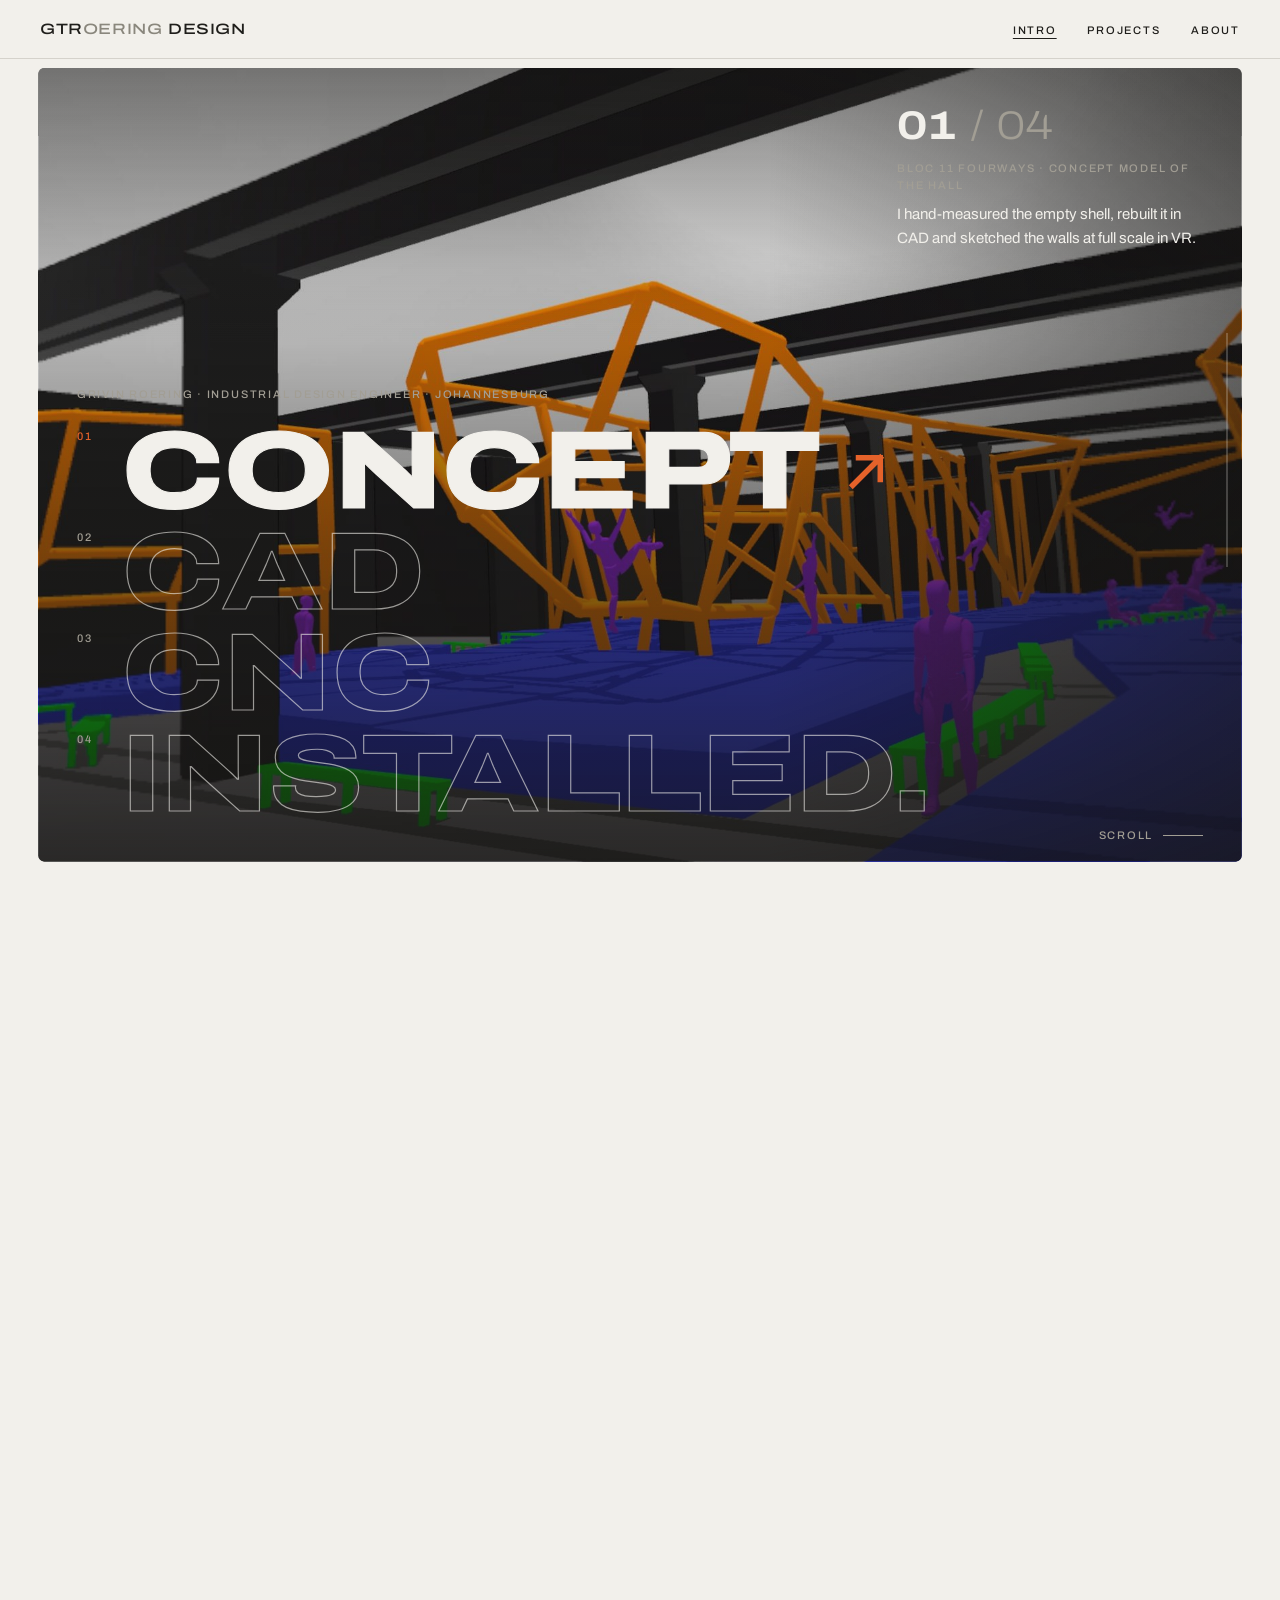
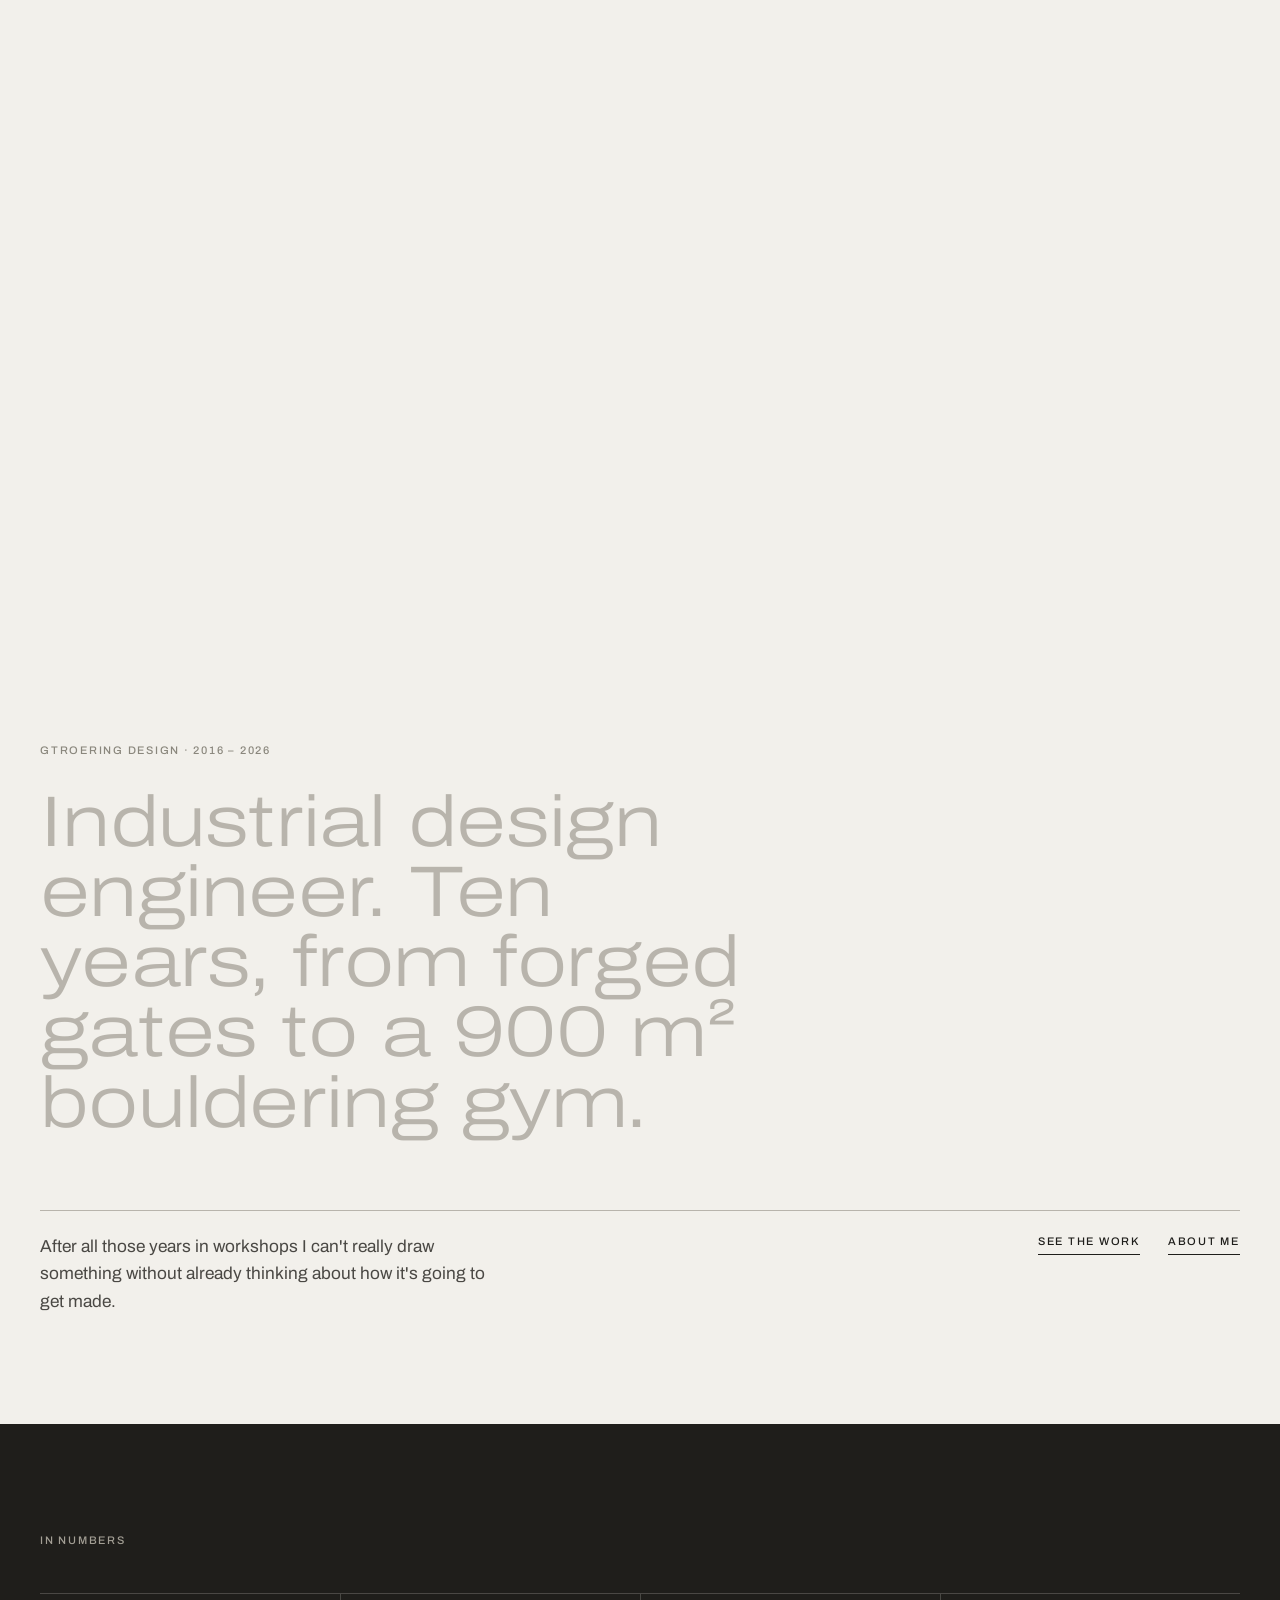
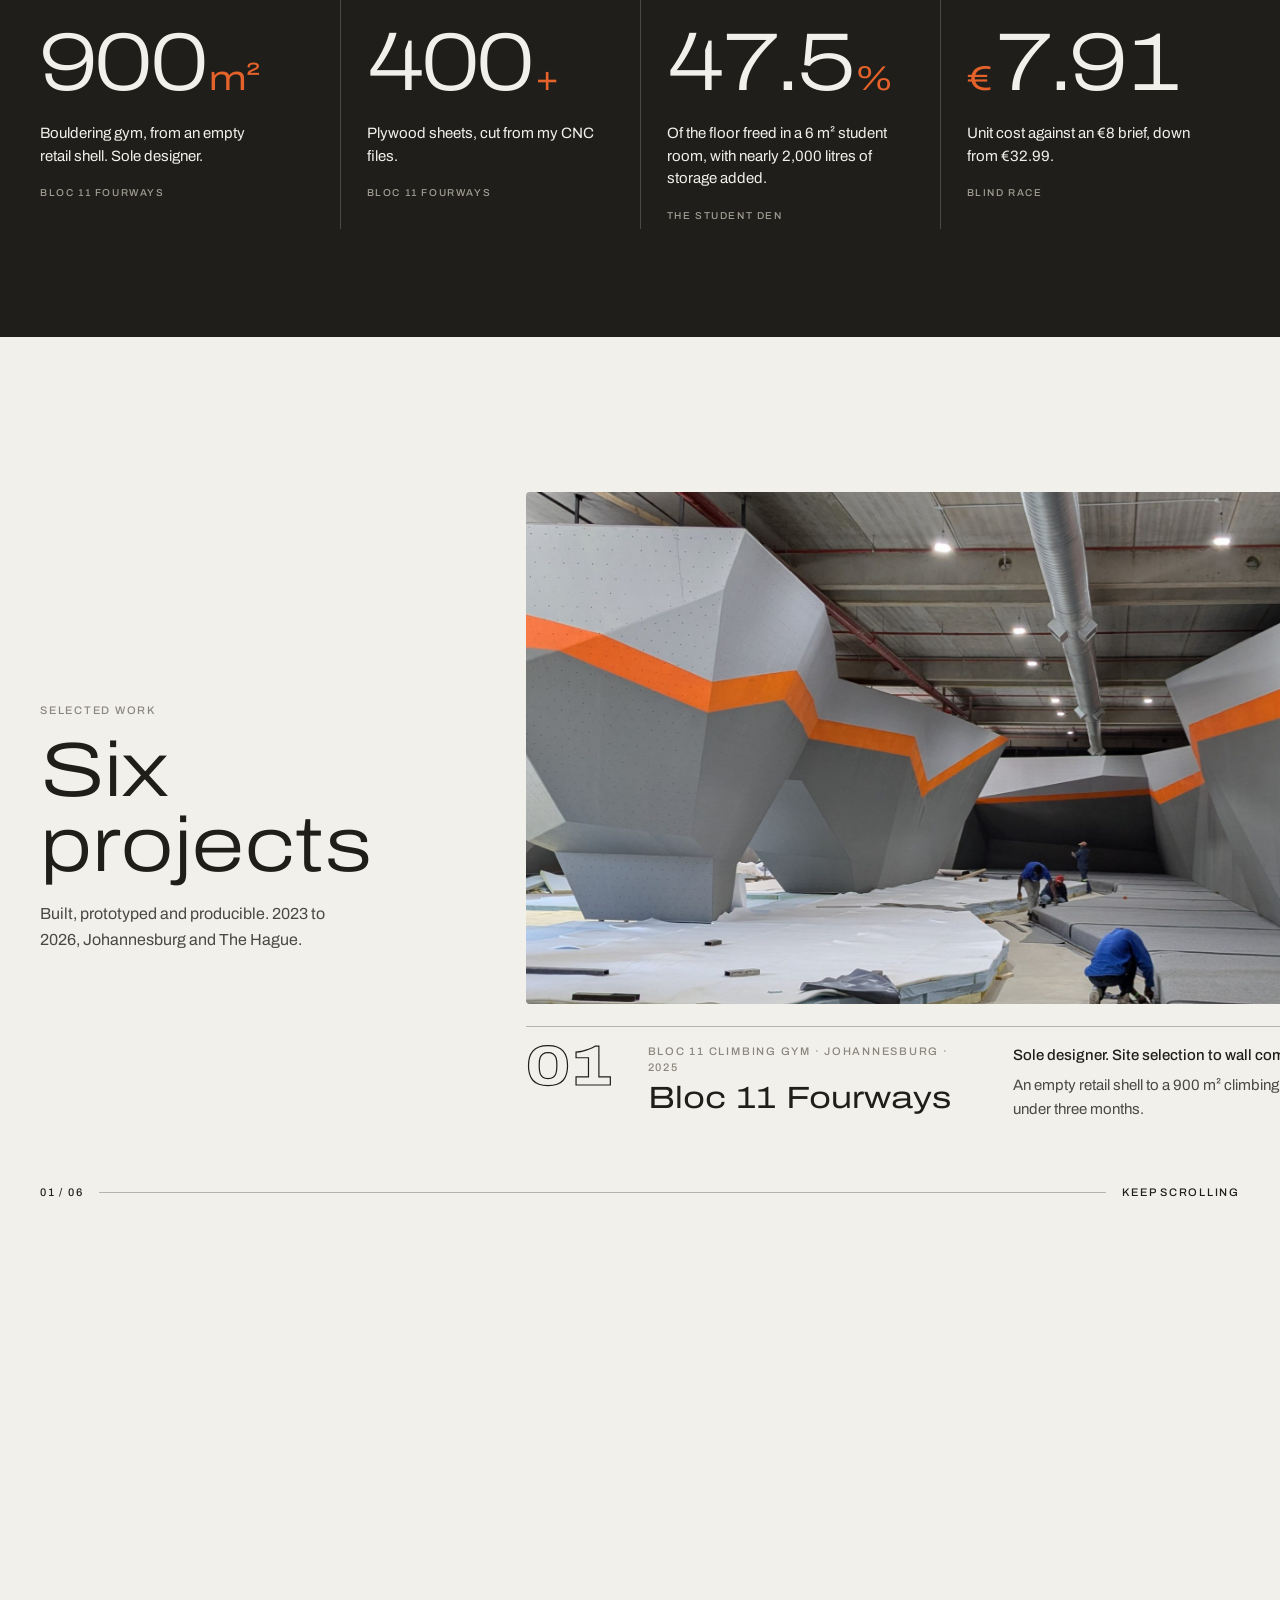
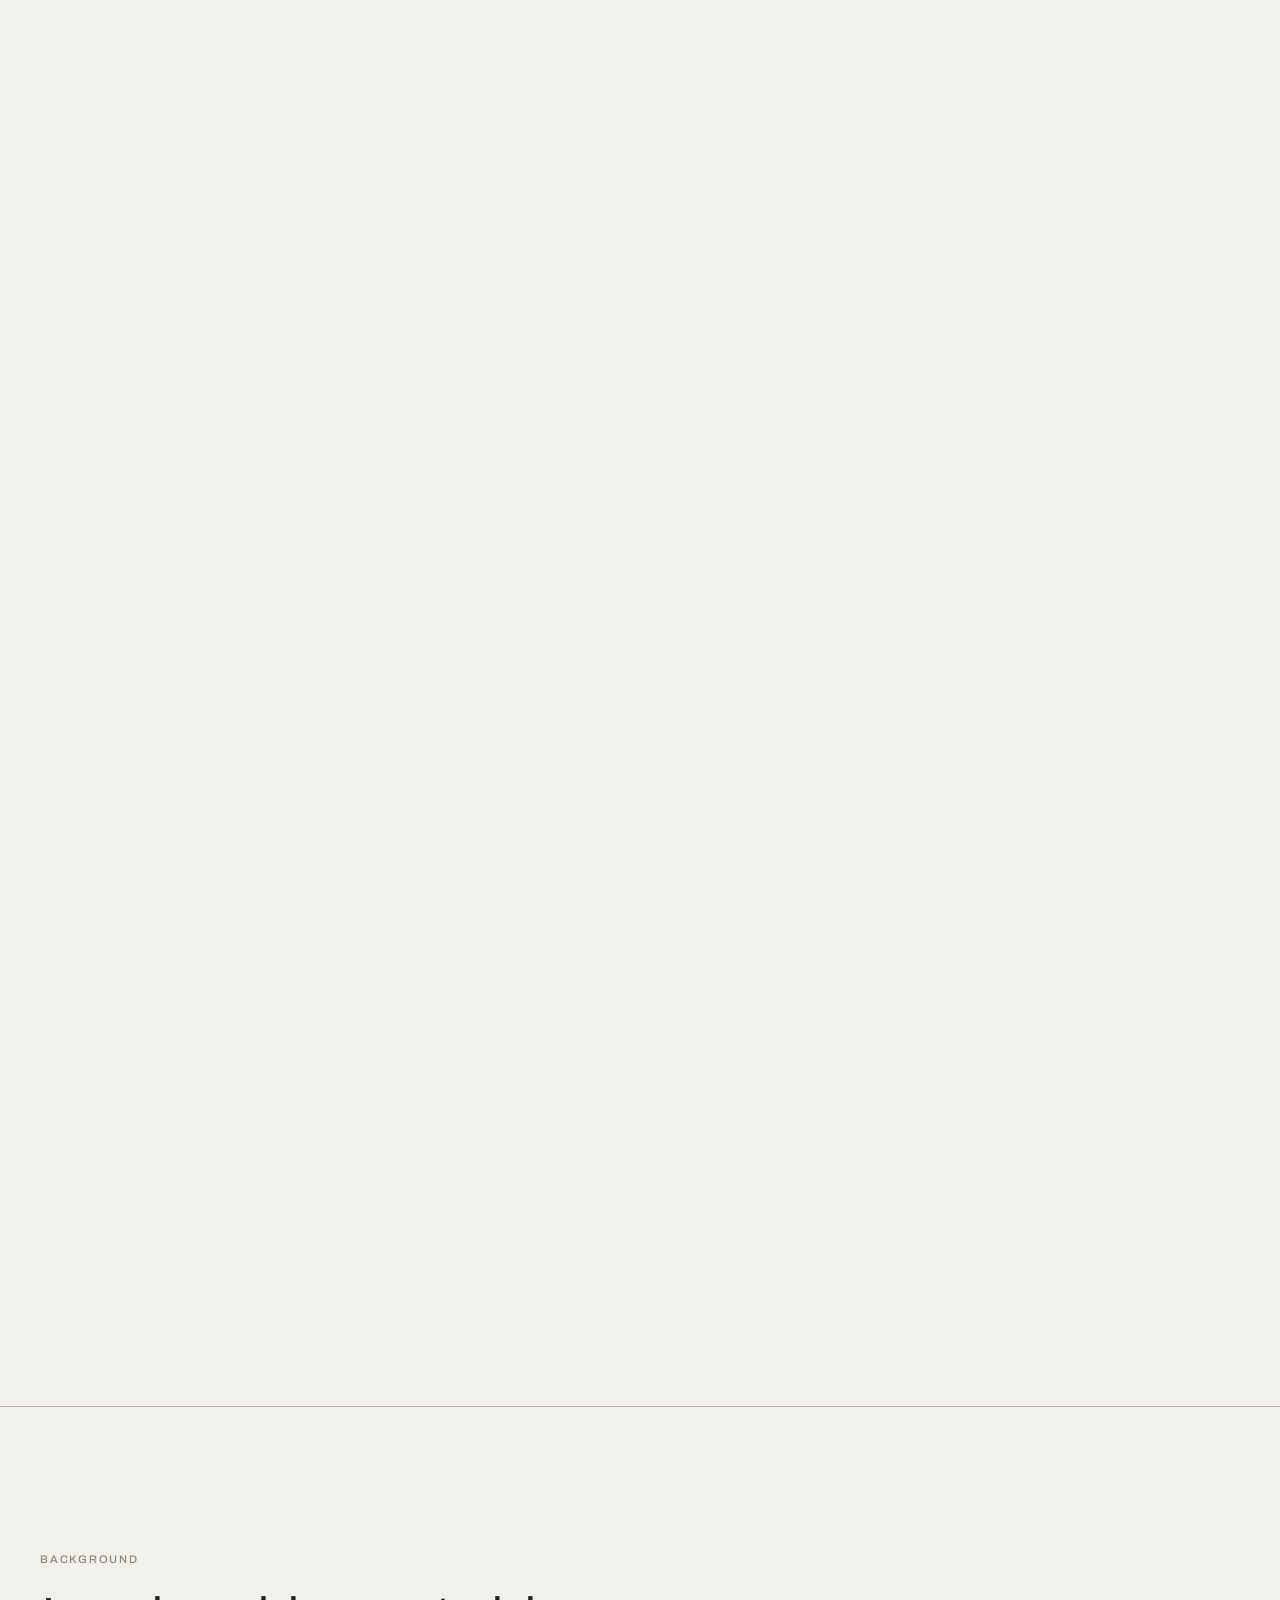
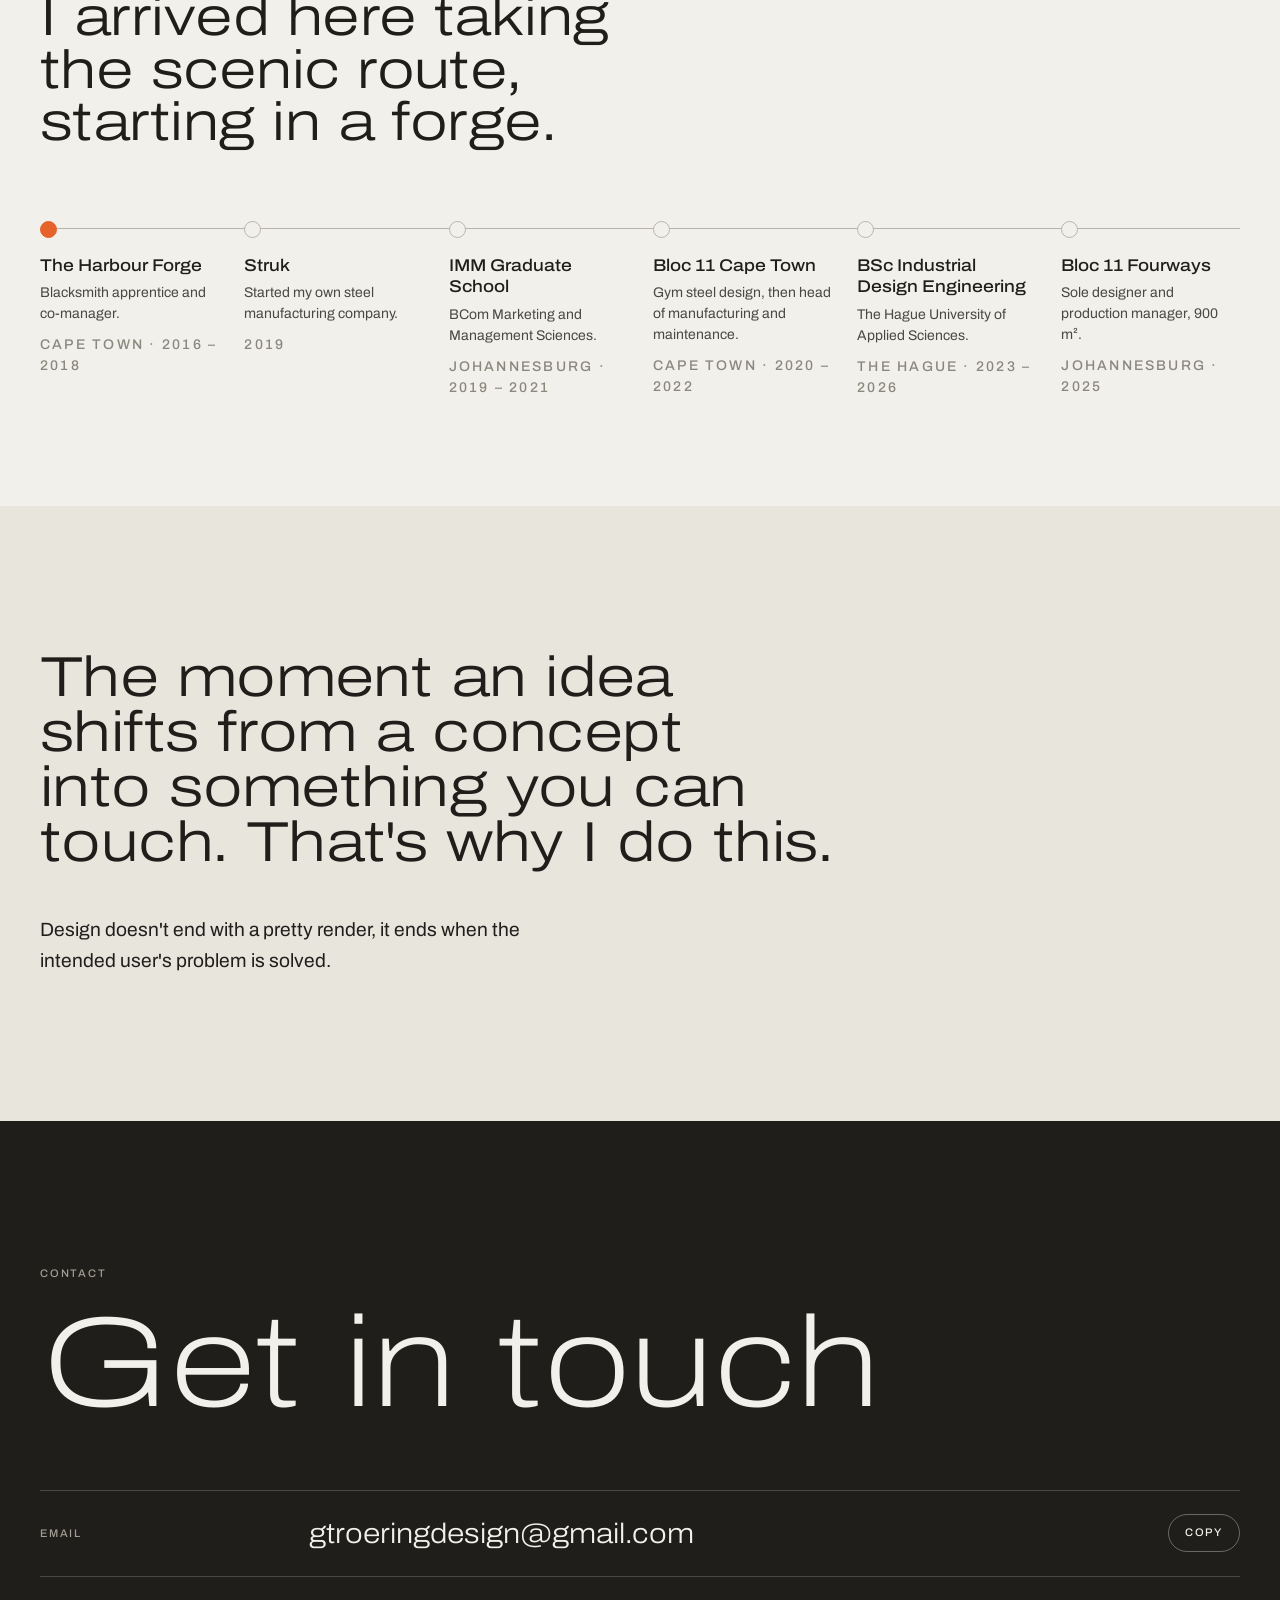
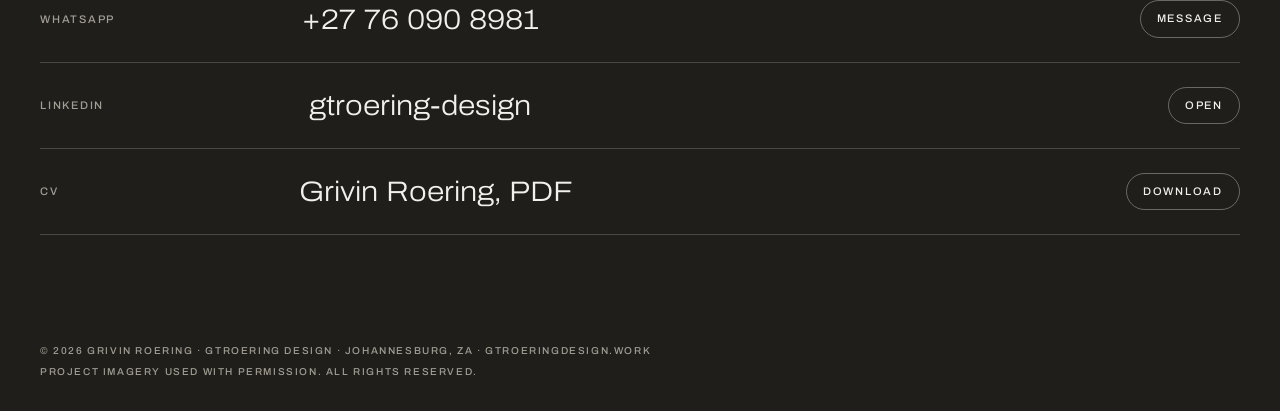
<file: index.html>
<!doctype html>
<html lang="en">
<head>
<meta charset="utf-8">
<meta name="robots" content="noindex, nofollow">
<meta name="viewport" content="width=device-width, initial-scale=1, viewport-fit=cover">
<title>GTRoering Design</title>
<meta name="description" content="Grivin Roering, industrial design engineer in Johannesburg. Concept to CAD to CNC to installed.">
<meta property="og:type" content="website">
<meta property="og:site_name" content="GTRoering Design">
<meta property="og:title" content="GTRoering Design">
<meta property="og:description" content="Grivin Roering, industrial design engineer in Johannesburg. Concept to CAD to CNC to installed.">
<meta property="og:url" content="https://gtroeringdesign.work/">
<meta property="og:image" content="https://gtroeringdesign.work/og-image.jpg">
<meta property="og:image:width" content="1200">
<meta property="og:image:height" content="630">
<meta name="twitter:card" content="summary_large_image">
<link rel="icon" href="favicon.ico" sizes="any">
<link rel="icon" type="image/png" href="favicon.png">
<link rel="apple-touch-icon" href="apple-touch-icon.png">
<link rel="preconnect" href="https://fonts.googleapis.com">
<link rel="preconnect" href="https://fonts.gstatic.com" crossorigin>
<link rel="stylesheet" href="https://fonts.googleapis.com/css2?family=Archivo:wdth,wght@62..125,100..900&display=swap">
<link rel="stylesheet" href="site.css?v=12">
<style>
  :root { padding-top: env(safe-area-inset-top, 0px); padding-bottom: env(safe-area-inset-bottom, 0px); }
  [hidden] { display: none !important; }
</style>
</head>
<body>
<nav class="nav wrap" aria-label="Main">
  <a class="mark" href="#top">GTR<span>oering</span> Design</a>
  <ul>
    <li><a href="./" aria-current="page">Intro</a></li>
    <li><a href="projects.html">Projects</a></li>
    <li><a href="about.html">About</a></li>
  </ul>
</nav>

<main id="top" class="no-js">
  <!-- 1. Process sequence. Four steps, told through the Bloc 11 Fourways build. -->
  <section class="hero" id="process" aria-label="How I work">
    <div class="hero-stage">
      <div class="hero-frame">
        <img class="hero-img on" src="img/intro-01-concept.jpg" alt="Concept model of the Bloc 11 Fourways hall: orange wall structures over blue matting, with figures for scale" width="2560" height="1440" fetchpriority="high">
        <img class="hero-img" src="img/intro-02-cad.jpg" alt="CAD model of the Bloc 11 Fourways hall with the wall structures and red plywood spines in place" width="2352" height="1007">
        <img class="hero-img" src="img/intro-03-cnc.jpg" alt="CNC router cutting plywood wall parts from a full sheet" width="2452" height="1181">
        <img class="hero-img" src="img/intro-04-installed.jpg" alt="Plywood bouldering walls going up inside the Bloc 11 Fourways shell" width="2560" height="1440">
      </div>

      <div class="hero-detail" aria-live="polite">
        <p class="count"><b id="stepNum">01</b><span> / 04</span></p>
        <p class="label" id="stepCap">Bloc 11 Fourways · Concept model of the hall</p>
        <p class="desc" id="stepDesc">I hand-measured the empty shell, rebuilt it in CAD and sketched the walls at full scale in VR.</p>
      </div>
      <div class="rail" aria-hidden="true"><b id="rail"></b></div>

      <div class="hero-content">
        <p class="label">Grivin Roering · Industrial design engineer · Johannesburg</p>
        <h1 class="sr-only">Concept, CAD, CNC, installed.</h1>
          <ol class="steps" aria-hidden="true">
            <li class="on" aria-hidden="true"><i>01</i>Concept<span class="arrow"><svg viewBox="0 0 24 24" focusable="false"><path d="M6 18 18 6M8.5 6H18v9.5"/></svg></span></li>
            <li aria-hidden="true"><i>02</i>CAD<span class="arrow"><svg viewBox="0 0 24 24" focusable="false"><path d="M6 18 18 6M8.5 6H18v9.5"/></svg></span></li>
            <li aria-hidden="true"><i>03</i>CNC<span class="arrow"><svg viewBox="0 0 24 24" focusable="false"><path d="M6 18 18 6M8.5 6H18v9.5"/></svg></span></li>
            <li aria-hidden="true"><i>04</i>Installed.</li>
          </ol>
      </div>
      <p class="hint label" id="hint">Scroll</p>
    </div>
  </section>

  <!-- 2. Statement -->
  <section class="statement wrap" aria-label="Introduction">
    <p class="label" style="margin-bottom:28px">GTRoering Design · 2016 – 2026</p>
    <h2 class="display fill" id="fill">Industrial design engineer. Ten years, from forged gates to a <em class="hot" style="font-style:normal">900&nbsp;m²</em> bouldering gym.</h2>
    <div class="statement-foot rise">
      <p>After all those years in workshops I can't really draw something without already thinking about how it's going to get made.</p>
      <div class="links">
        <a href="#work">See the work</a>
        <a href="about.html">About me</a>
      </div>
    </div>
  </section>

  <!-- 3. Figures. Facts about the designs, not the projects. -->
  <section class="figures wrap" aria-label="In numbers">
    <p class="label">In numbers</p>
    <div class="fig-grid">
      <div class="fig rise">
        <div class="fig-num"><span data-to="900" data-dec="0">900</span><small>m²</small></div>
        <p>Bouldering gym, from an empty retail shell. Sole designer.</p>
        <p class="label">Bloc 11 Fourways</p>
      </div>
      <div class="fig rise">
        <div class="fig-num"><span data-to="400" data-dec="0">400</span><small>+</small></div>
        <p>Plywood sheets, cut from my CNC files.</p>
        <p class="label">Bloc 11 Fourways</p>
      </div>
      <div class="fig rise">
        <div class="fig-num"><span data-to="47.5" data-dec="1">47.5</span><small>%</small></div>
        <p>Of the floor freed in a 6 m² student room, with nearly 2,000 litres of storage added.</p>
        <p class="label">The Student Den</p>
      </div>
      <div class="fig rise">
        <div class="fig-num"><small style="margin:0 0.06em 0 0">€</small><span data-to="7.91" data-dec="2">7.91</span></div>
        <p>Unit cost against an €8 brief, down from €32.99.</p>
        <p class="label">Blind Race</p>
      </div>
    </div>
  </section>

  <!-- 4. Selected work. Pinned horizontal scroll on wide screens. -->
  <section class="work" id="work" aria-label="Selected work">
    <div class="work-stage wrap">
      <div class="work-track" id="track">
        <div class="work-intro">
          <p class="label">Selected work</p>
          <h2 class="display" style="margin-top:14px">Six projects</h2>
          <p>Built, prototyped and producible. 2023 to 2026, Johannesburg and The Hague.</p>
        </div>

        <article class="card">
          <a class="card-media" href="projects.html#bloc-11" aria-label="Bloc 11 Fourways, full project">
            <img src="img/lead-bloc11.jpg" alt="Grey bouldering walls with an orange stripe, Bloc 11 Fourways" width="2560" height="1262" loading="lazy">
          </a>
          <div class="card-body">
            <div class="card-num" aria-hidden="true">01</div>
            <div>
              <p class="label">Bloc 11 Climbing Gym · Johannesburg · 2025</p>
              <h3>Bloc 11 Fourways</h3>
            </div>
            <div>
              <p class="role">Sole designer. Site selection to wall completion.</p>
              <p class="usp">An empty retail shell to a 900 m² climbing gym in under three months.</p>
            </div>
          </div>
        </article>

        <article class="card">
          <a class="card-media" href="projects.html#student-den" aria-label="The Student Den, full project">
            <img src="img/lead-sd.jpg" alt="Render of the Student Den unit in a cutaway student room" width="2560" height="1266" loading="lazy">
          </a>
          <div class="card-body">
            <div class="card-num" aria-hidden="true">02</div>
            <div>
              <p class="label">Turnkey Interiors · Johannesburg · 2026</p>
              <h3>The Student Den</h3>
            </div>
            <div>
              <p class="role">Sole designer. Research to producible design.</p>
              <p class="usp">Frees 47.5% of the floor in a 6 m² room while adding nearly 2,000 litres of storage.</p>
            </div>
          </div>
        </article>

        <article class="card">
          <a class="card-media" href="projects.html#unity-hands" aria-label="Unity Hands, full project">
            <img src="img/lead-uh.jpg" alt="The mayor of The Hague speaking beside the Unity Hands seat at its unveiling in Escamp" width="2560" height="1243" loading="lazy">
          </a>
          <div class="card-body">
            <div class="card-num" aria-hidden="true">03</div>
            <div>
              <p class="label">Municipality of The Hague · The Hague · 2025 – 2026</p>
              <h3>Unity Hands</h3>
            </div>
            <div>
              <p class="role">CAD and design for manufacture lead. Concept to installation.</p>
              <p class="usp">A giant public seat built to get a district voting, unveiled by the mayor.</p>
            </div>
          </div>
        </article>

        <article class="card">
          <a class="card-media" href="projects.html#fuller" aria-label="FULLER, full project">
            <img src="img/lead-fuller.jpg" alt="The FULLER drink dispenser prototype" width="2560" height="1416" loading="lazy">
          </a>
          <div class="card-body">
            <div class="card-num" aria-hidden="true">04</div>
            <div>
              <p class="label">Technology for Health Care, THUAS · The Hague · 2024</p>
              <h3>FULLER</h3>
            </div>
            <div>
              <p class="role">Concept, CAD and prototype.</p>
              <p class="usp">A drink dispenser for care homes, built so every wetted part survives a dishwasher at 85°C.</p>
            </div>
          </div>
        </article>

        <article class="card">
          <a class="card-media" href="projects.html#interactive-maquette" aria-label="Interactive Maquette, full project">
            <img src="img/lead-dc.jpg" alt="The Delft-blue DC microgrid maquette on display at the expo" width="1285" height="831" loading="lazy">
          </a>
          <div class="card-body">
            <div class="card-num" aria-hidden="true">05</div>
            <div>
              <p class="label">DC Power Laboratory · Delft · 2024</p>
              <h3>Interactive Maquette</h3>
            </div>
            <div>
              <p class="role">Team lead, CAD and 3D print production.</p>
              <p class="usp">A Delft-blue maquette that teaches DC microgrids by letting visitors load the grid by hand.</p>
            </div>
          </div>
        </article>

        <article class="card">
          <a class="card-media" href="projects.html#blind-race" aria-label="Blind Race, full project">
            <img src="img/lead-br.jpg" alt="User testing of Blind Race: a blindfolded player follows a guide's instructions through the course" width="2560" height="1309" loading="lazy">
          </a>
          <div class="card-body">
            <div class="card-num" aria-hidden="true">06</div>
            <div>
              <p class="label">BS Toys · The Hague · 2023</p>
              <h3>Blind Race</h3>
            </div>
            <div>
              <p class="role">Project lead, concept, CAD and costing.</p>
              <p class="usp">An electronics-free team game for children 5+, costed down from €32.99 to €7.91 a unit to meet an €8 brief.</p>
            </div>
          </div>
        </article>

        <div class="work-outro">
          <h2 class="display">Every project,<br>in full</h2>
          <div class="links" style="justify-content:flex-start">
            <a href="projects.html">Open the projects page</a>
          </div>
        </div>
      </div>
      <div class="work-progress wrap" aria-hidden="true">
        <span class="label" id="workCount">01 / 06</span>
        <span class="bar"><b id="workBar"></b></span>
        <span class="label">Keep scrolling</span>
      </div>
    </div>
  </section>

  <!-- 5. Route -->
  <section class="route wrap" id="route" aria-label="Background">
    <p class="label" style="margin-bottom:24px">Background</p>
    <h2 class="display">I arrived here taking the scenic route, starting in a forge.</h2>
    <div class="route-line">
      <span class="track" aria-hidden="true"><b id="routeBar"></b></span>
      <ol class="stops" id="stops">
        <li><h4>The Harbour Forge</h4><p>Blacksmith apprentice and co-manager.</p><p class="label">Cape Town · 2016 – 2018</p></li>
        <li><h4>Struk</h4><p>Started my own steel manufacturing company.</p><p class="label">2019</p></li>
        <li><h4>IMM Graduate School</h4><p>BCom Marketing and Management Sciences.</p><p class="label">Johannesburg · 2019 – 2021</p></li>
        <li><h4>Bloc 11 Cape Town</h4><p>Gym steel design, then head of manufacturing and maintenance.</p><p class="label">Cape Town · 2020 – 2022</p></li>
        <li><h4>BSc Industrial Design Engineering</h4><p>The Hague University of Applied Sciences.</p><p class="label">The Hague · 2023 – 2026</p></li>
        <li><h4>Bloc 11 Fourways</h4><p>Sole designer and production manager, 900 m².</p><p class="label">Johannesburg · 2025</p></li>
      </ol>
    </div>
  </section>

  <!-- 6. Belief -->
  <section class="belief wrap" aria-label="Why I do this">
    <blockquote class="rise">
      <p class="display">The moment an idea shifts from a concept into something you can touch. That's why I do this.</p>
    </blockquote>
    <p class="after rise">Design doesn't end with a pretty render, it ends when the intended user's problem is solved.</p>
  </section>

  <!-- 7. Contact -->
  <section class="contact wrap" id="contact" aria-label="Contact">
    <p class="label" style="color:var(--on-dark-dim);margin-bottom:20px">Contact</p>
    <h2 class="display">Get in touch</h2>
    <div class="contact-rows">
      <div class="row">
        <span class="label">Email</span>
        <span class="val" id="email" data-x="Z3Ryb2VyaW5nZGVzaWduQGdtYWlsLmNvbQ=="></span>
        <button type="button" id="copyEmail">Copy</button>
      </div>
      <div class="row">
        <span class="label">WhatsApp</span>
        <span class="val" data-x="KzI3IDc2IDA5MCA4OTgx"></span>
        <a class="go" href="#" data-wa="Mjc3NjA5MDg5ODE=">Message</a>
      </div>
      <div class="row">
        <span class="label">LinkedIn</span>
        <span class="val">gtroering-design</span>
        <a class="go" href="https://www.linkedin.com/in/gtroering-design">Open</a>
      </div>
      <div class="row">
        <span class="label">CV</span>
        <span class="val">Grivin Roering, PDF</span>
        <a class="go" href="Grivin-Roering-CV.pdf" download>Download</a>
      </div>
    </div>
    <script>
      /* Email and number are stored encoded so simple scrapers reading the page code miss them */
      document.querySelectorAll('[data-x]').forEach(e => e.textContent = atob(e.dataset.x));
      document.querySelectorAll('[data-wa]').forEach(a => a.href = 'https://wa.me/' + atob(a.dataset.wa));
    </script>
    <div class="foot">
      <p class="label">© 2026 Grivin Roering · GTRoering Design · Johannesburg, ZA · gtroeringdesign.work</p>
      <p class="label">Project imagery used with permission. All rights reserved.</p>
    </div>
  </section>
</main>

<script>
(() => {
  const main = document.getElementById('top');
  main.classList.remove('no-js');
  const reduce = matchMedia('(prefers-reduced-motion: reduce)').matches;
  const clamp = (v, a = 0, b = 1) => Math.min(b, Math.max(a, v));
  const vh = () => window.innerHeight;
  const pad = n => String(n).padStart(2, '0');

  /* ---- Hero sequence ---- */
  const hero = document.getElementById('process');
  const frame = hero.querySelector('.hero-frame');
  const imgs = [...hero.querySelectorAll('.hero-img')];
  const words = [...hero.querySelectorAll('.steps li')];
  const stepNum = document.getElementById('stepNum');
  const stepCap = document.getElementById('stepCap');
  const stepDesc = document.getElementById('stepDesc');
  const rail = document.getElementById('rail');
  const hint = document.getElementById('hint');
  const steps = [
    ['Bloc 11 Fourways · Concept model of the hall', 'I hand-measured the empty shell, rebuilt it in CAD and sketched the walls at full scale in VR.'],
    ['Bloc 11 Fourways · CAD model, structure and spines', 'Dimensionally accurate surfaces first, then the structure built off them.'],
    ['Bloc 11 Fourways · CNC cutting the wall parts', 'Every cutting file on the job. I trained the CNC operator before the venue was even settled.'],
    ['Bloc 11 Fourways · Walls going up in the shell', 'I set the assembly method and corrected on site. 900 m² in under three months.']
  ];
  let current = 0;
  const startInset = () => {
    const narrow = innerWidth < 900;
    return { t: narrow ? 60 : 68, s: narrow ? 12 : innerWidth * 0.03, r: 6 };
  };
  function setStep(i) {
    if (i === current) return;
    current = i;
    imgs.forEach((im, k) => im.classList.toggle('on', k === i));
    words.forEach((w, k) => w.classList.toggle('on', k === i));
    stepNum.textContent = pad(i + 1);
    stepCap.textContent = steps[i][0];
    stepDesc.textContent = steps[i][1];
  }
  function heroFrame() {
    const r = hero.getBoundingClientRect();
    const total = r.height - vh();
    const p = clamp(-r.top / total);
    const step = Math.min(3, Math.floor(p * 4 * 0.999));
    setStep(step);
    rail.style.height = (p * 100) + '%';
    hint.style.opacity = p > 0.03 ? 0 : 1;
    if (!reduce) {
      const s = startInset();
      const e = 1 - Math.pow(1 - clamp(p / 0.12), 3);
      const k = 1 - e;
      frame.style.clipPath = `inset(${s.t * k}px ${s.s * k}px ${s.s * k}px ${s.s * k}px round ${s.r * k}px)`;
      const local = clamp(p * 4 - step);
      imgs[step].style.transform = `scale(${1.08 - 0.08 * local})`;
    }
  }

  /* ---- Statement word fill ---- */
  const fill = document.getElementById('fill');
  (function split(el) {
    const walk = node => {
      [...node.childNodes].forEach(n => {
        if (n.nodeType === 3) {
          const frag = document.createDocumentFragment();
          n.textContent.split(/(\s+)/).forEach(part => {
            if (!part) return;
            if (/^\s+$/.test(part)) { frag.appendChild(document.createTextNode(part)); return; }
            const s = document.createElement('span');
            s.className = 'w' + (node.classList && node.classList.contains('hot') ? ' hot' : '');
            s.textContent = part;
            frag.appendChild(s);
          });
          n.replaceWith(frag);
        } else if (n.nodeType === 1) walk(n);
      });
    };
    walk(el);
  })(fill);
  const fillWords = [...fill.querySelectorAll('.w')];
  if (reduce) fillWords.forEach(w => w.classList.add('lit'));
  function fillFrame() {
    if (reduce) return;
    const r = fill.getBoundingClientRect();
    const q = clamp((vh() * 0.85 - r.top) / (r.height + vh() * 0.35));
    const n = Math.round(q * fillWords.length);
    fillWords.forEach((w, i) => w.classList.toggle('lit', i < n));
  }

  /* ---- Work: pinned horizontal run ---- */
  const work = document.getElementById('work');
  const track = document.getElementById('track');
  const cards = [...track.querySelectorAll('.card')];
  const workCount = document.getElementById('workCount');
  const workBar = document.getElementById('workBar');
  const wide = matchMedia('(min-width: 900px)');
  let pinned = false, dist = 0;
  function layoutWork() {
    pinned = !reduce;
    work.classList.toggle('is-pinned', pinned);
    if (!pinned) { work.style.height = ''; track.style.transform = ''; return; }
    // Stop when the last panel's right edge sits one gutter in from the screen edge.
    const left = track.getBoundingClientRect().left - (parseFloat(getComputedStyle(track).transform.split(',')[4]) || 0);
    dist = Math.max(0, track.scrollWidth - (innerWidth - 2 * left));
    work.style.height = (dist + vh()) + 'px';
  }
  function workFrame() {
    const mid = innerWidth / 2;
    if (pinned) {
      const r = work.getBoundingClientRect();
      const p = clamp(-r.top / Math.max(1, r.height - vh()));
      track.style.transform = `translate3d(${-p * dist}px,0,0)`;
      workBar.style.width = (p * 100) + '%';
      let best = 0, bestD = Infinity;
      cards.forEach((c, i) => {
        const cr = c.getBoundingClientRect();
        const d = Math.abs(cr.left + cr.width / 2 - mid);
        if (d < bestD) { bestD = d; best = i; }
      });
      workCount.textContent = pad(best + 1) + ' / ' + pad(cards.length);
    }
    if (reduce) return;
    cards.forEach(c => {
      const img = c.querySelector('img');
      const cr = c.getBoundingClientRect();
      if (pinned) {
        const off = (cr.left + cr.width / 2 - mid) / innerWidth;
        img.style.transform = `translate3d(${clamp(off, -1, 1) * -5}%,0,0) scale(1.12)`;
      } else {
        const off = (cr.top + cr.height / 2 - vh() / 2) / vh();
        img.style.transform = `translate3d(0,${clamp(off, -1, 1) * -4}%,0) scale(1.12)`;
      }
    });
  }

  /* ---- Route line ---- */
  const route = document.getElementById('route');
  const routeBar = document.getElementById('routeBar');
  const stops = [...document.querySelectorAll('#stops li')];
  function routeFrame() {
    const line = route.querySelector('.route-line').getBoundingClientRect();
    const q = clamp((vh() * 0.8 - line.top) / (line.height + vh() * 0.2));
    const vertical = innerWidth < 900;
    routeBar.style.width = vertical ? '100%' : (q * 100) + '%';
    routeBar.style.height = vertical ? (q * 100) + '%' : '100%';
    stops.forEach((s, i) => s.classList.toggle('on', q >= (i / (stops.length - 1)) - 0.02));
  }

  /* ---- Reveal + count-up ---- */
  const io = 'IntersectionObserver' in window ? new IntersectionObserver(entries => {
    entries.forEach(en => {
      if (!en.isIntersecting) return;
      en.target.classList.add('in');
      en.target.querySelectorAll('[data-to]').forEach(countUp);
      io.unobserve(en.target);
    });
  }, { threshold: 0.25 }) : null;
  document.querySelectorAll('.rise').forEach(el => io ? io.observe(el) : el.classList.add('in'));
  function countUp(el) {
    if (reduce) return;
    const to = parseFloat(el.dataset.to), dec = +el.dataset.dec, t0 = performance.now(), dur = 1300;
    const tick = t => {
      const k = clamp((t - t0) / dur), e = 1 - Math.pow(1 - k, 4);
      el.textContent = (to * e).toFixed(dec);
      if (k < 1) requestAnimationFrame(tick); else el.textContent = to.toFixed(dec);
    };
    requestAnimationFrame(tick);
  }

  /* ---- Copy email ---- */
  const copyBtn = document.getElementById('copyEmail');
  copyBtn.addEventListener('click', () => {
    const text = document.getElementById('email').textContent.trim();
    const done = () => { copyBtn.textContent = 'Copied'; setTimeout(() => copyBtn.textContent = 'Copy', 1800); };
    const fallback = () => {
      const r = document.createRange(); r.selectNodeContents(document.getElementById('email'));
      const s = getSelection(); s.removeAllRanges(); s.addRange(r);
      copyBtn.textContent = 'Selected';
    };
    try { navigator.clipboard.writeText(text).then(done, fallback); } catch (e) { fallback(); }
  });

  /* ---- Loop ---- */
  let ticking = false;
  function frameAll() { ticking = false; heroFrame(); fillFrame(); workFrame(); routeFrame(); }
  function onScroll() { if (!ticking) { ticking = true; requestAnimationFrame(frameAll); } }
  addEventListener('scroll', onScroll, { passive: true });
  addEventListener('resize', () => { layoutWork(); onScroll(); });
  wide.addEventListener?.('change', () => { layoutWork(); onScroll(); });
  window.addEventListener('load', () => { layoutWork(); onScroll(); });
  /* Sideways input on the project row: a sideways trackpad scroll or a sideways swipe
     moves through the projects the same way scrolling down does */
  const stage = work.querySelector('.work-stage');
  const inRow = () => { if (!pinned) return false; const r = work.getBoundingClientRect(); return r.top <= 1 && r.bottom >= vh() - 1; };
  stage.addEventListener('wheel', e => {
    if (!inRow() || Math.abs(e.deltaX) <= Math.abs(e.deltaY)) return;
    const r = work.getBoundingClientRect();
    const atStart = r.top >= 0 && e.deltaX < 0, atEnd = r.bottom <= vh() && e.deltaX > 0;
    if (atStart || atEnd) return;
    e.preventDefault();
    scrollBy({ top: e.deltaMode === 1 ? e.deltaX * 16 : e.deltaX, behavior: 'instant' });
  }, { passive: false });
  let tx = null, ty = null, sideways = null;
  stage.addEventListener('touchstart', e => {
    const t = e.touches[0];
    tx = t.clientX; ty = t.clientY; sideways = null;
    if (tx < 24 || tx > innerWidth - 24) tx = null;   /* leave the phone's edge back-swipe alone */
  }, { passive: true });
  stage.addEventListener('touchmove', e => {
    if (tx === null || !inRow()) return;
    const t = e.touches[0], dx = t.clientX - tx, dy = t.clientY - ty;
    if (sideways === null && Math.abs(dx) + Math.abs(dy) > 8) sideways = Math.abs(dx) > Math.abs(dy);
    if (!sideways) return;
    e.preventDefault();
    scrollBy({ top: -dx * 1.4, behavior: 'instant' });
    tx = t.clientX; ty = t.clientY;
  }, { passive: false });
  stage.addEventListener('touchend', () => { tx = null; sideways = null; }, { passive: true });

  layoutWork(); frameAll();
})();
</script>
</body>
</html>
</file>
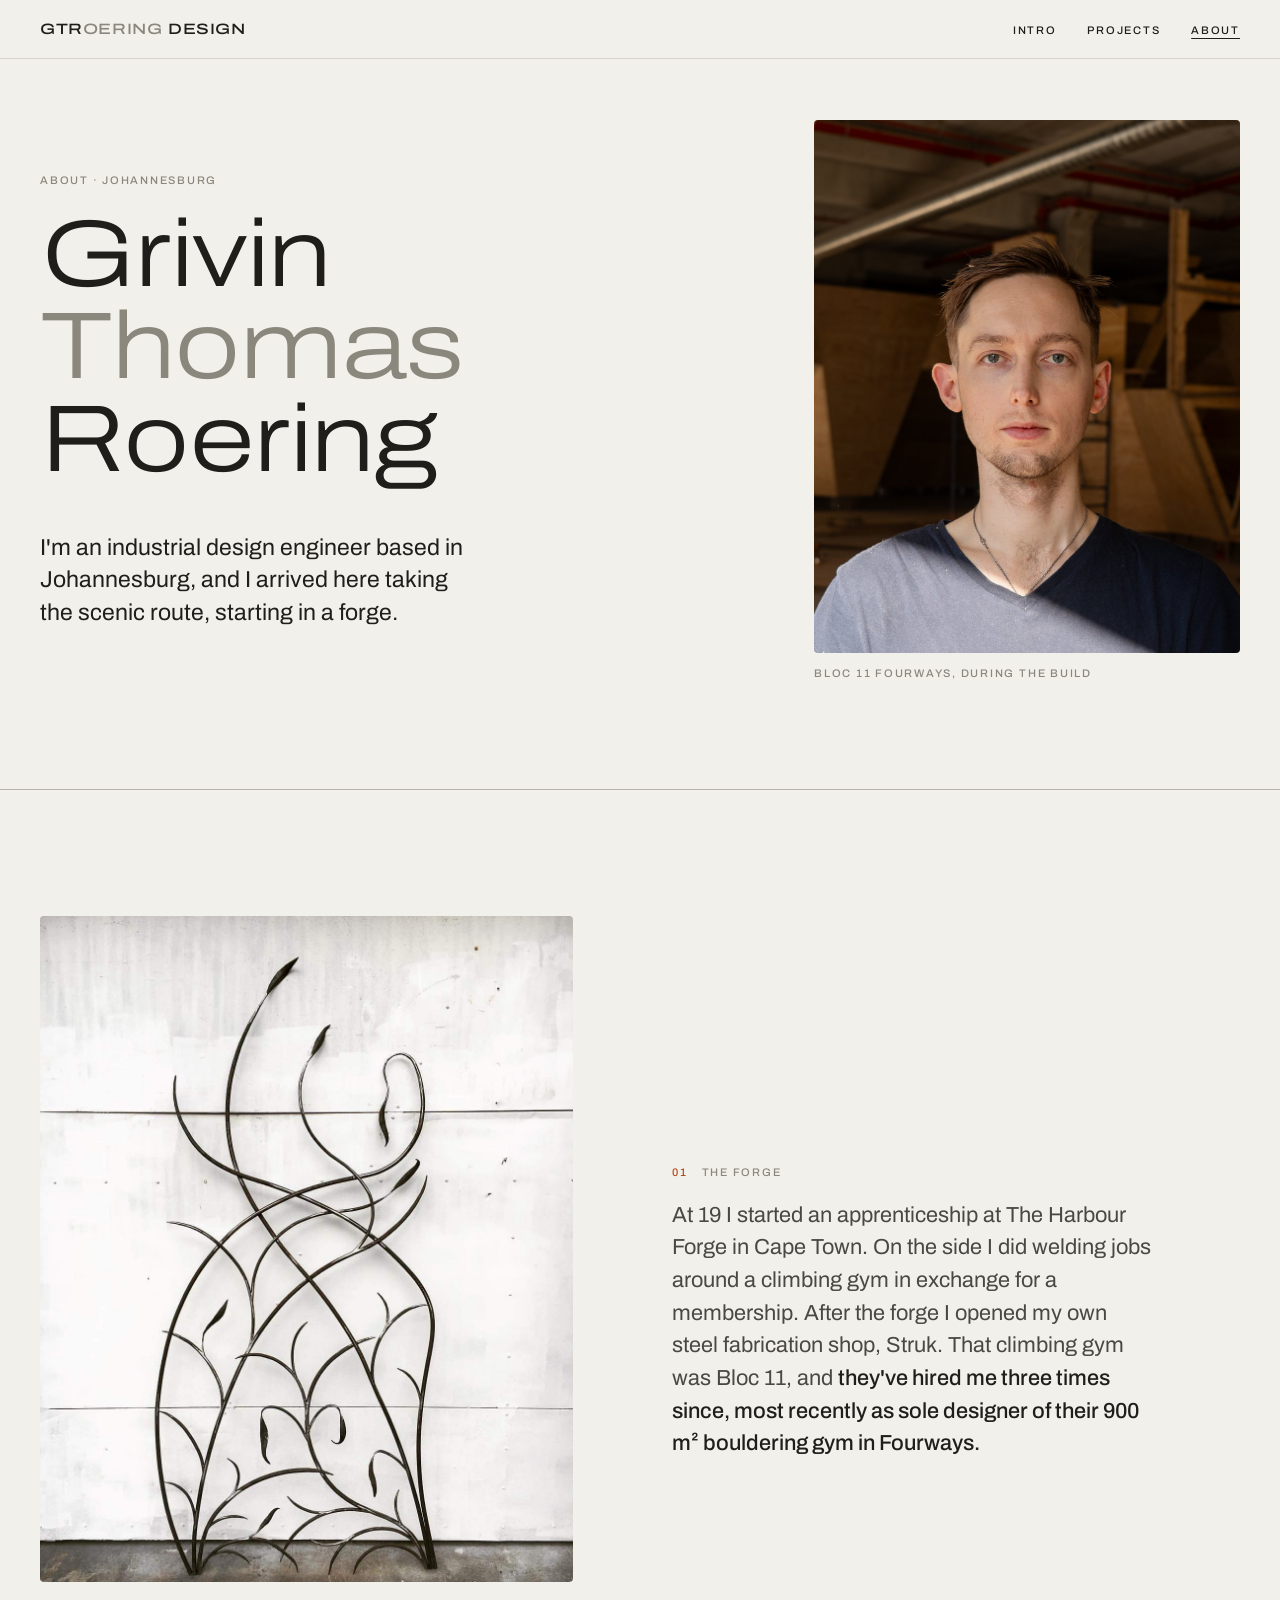
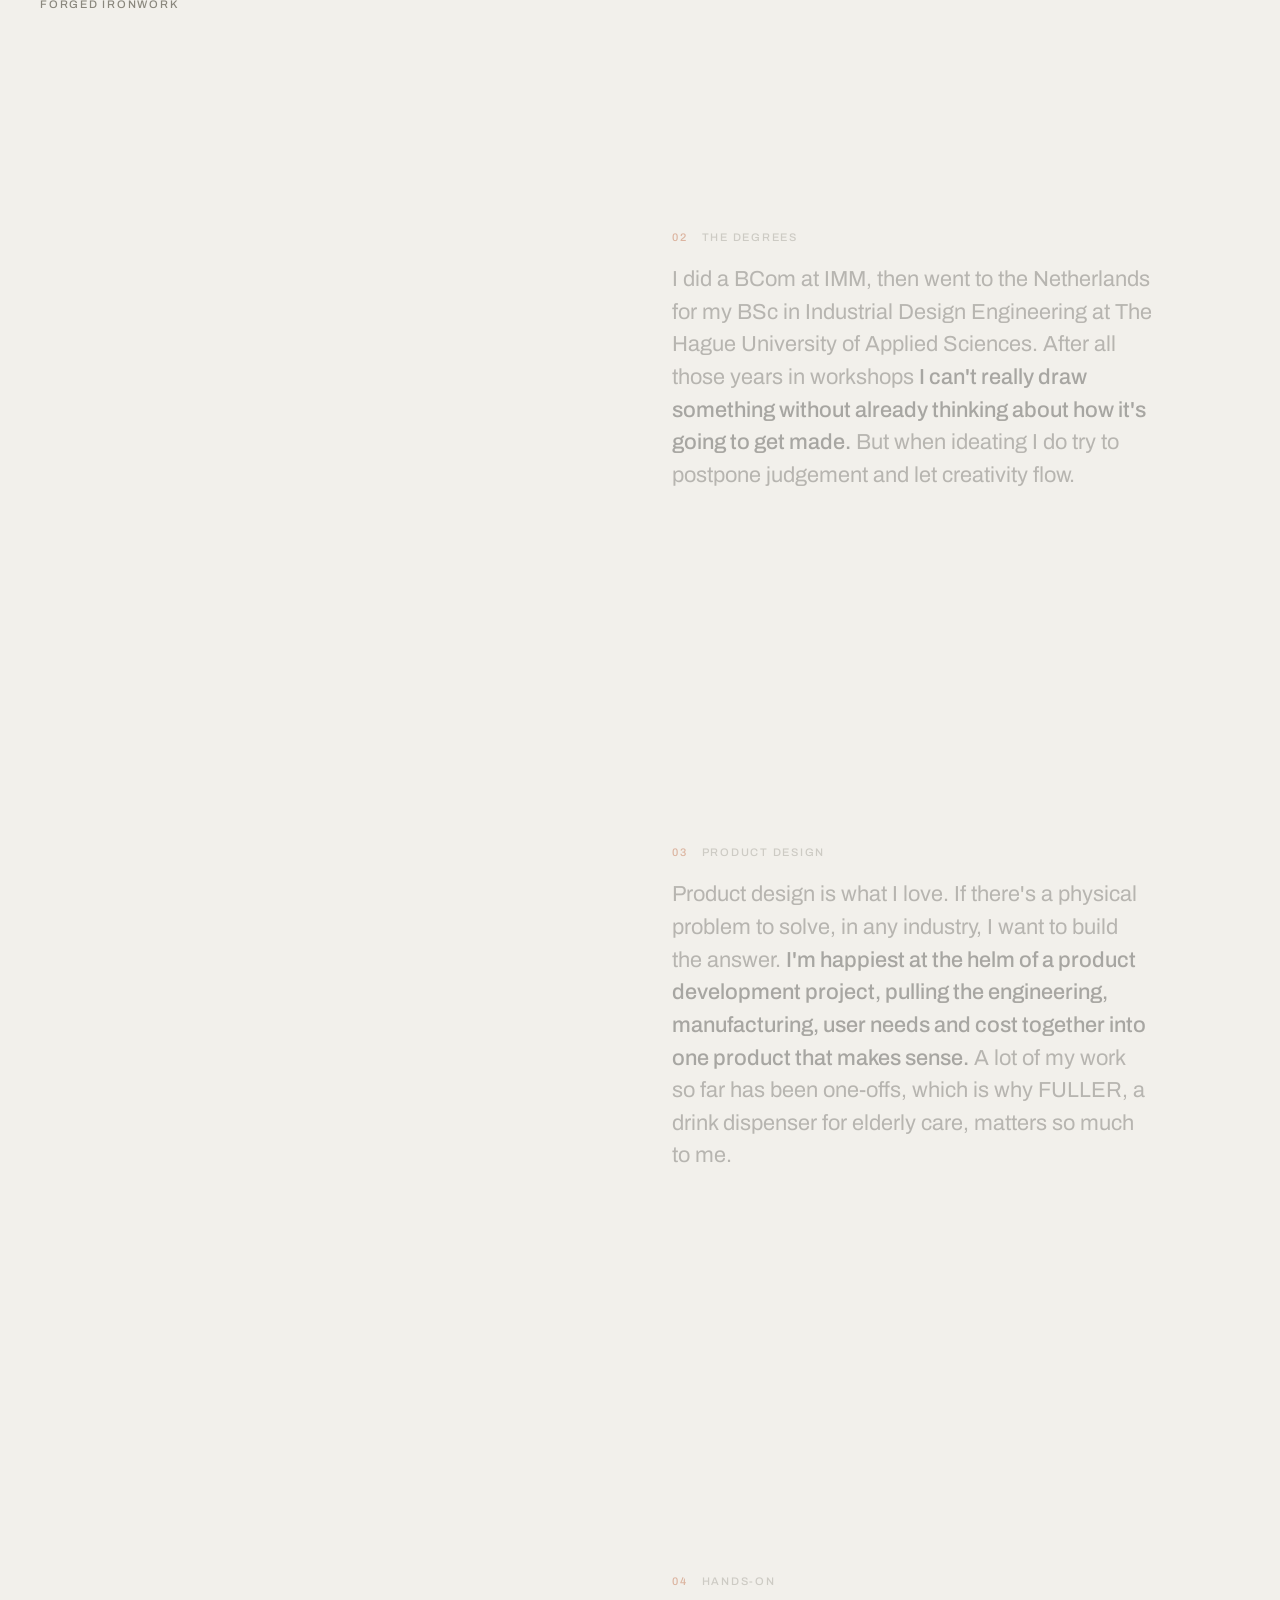
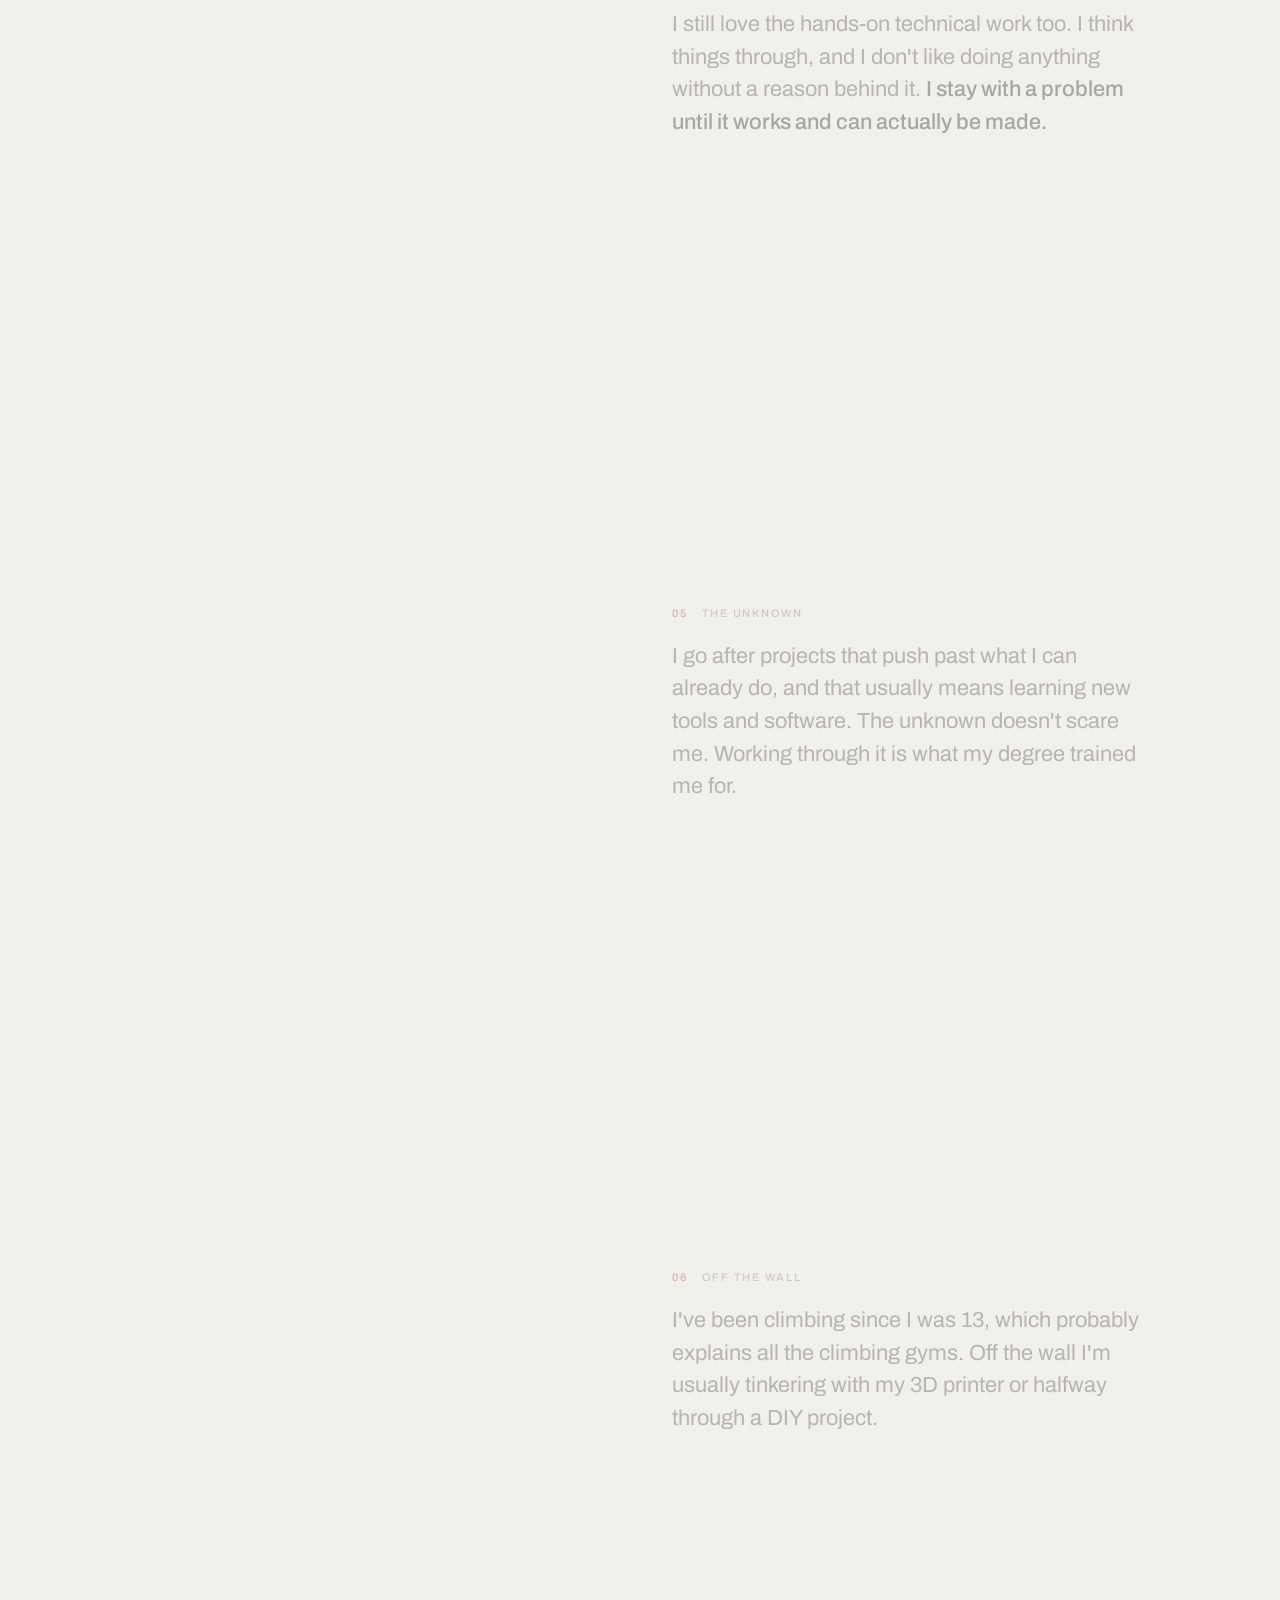
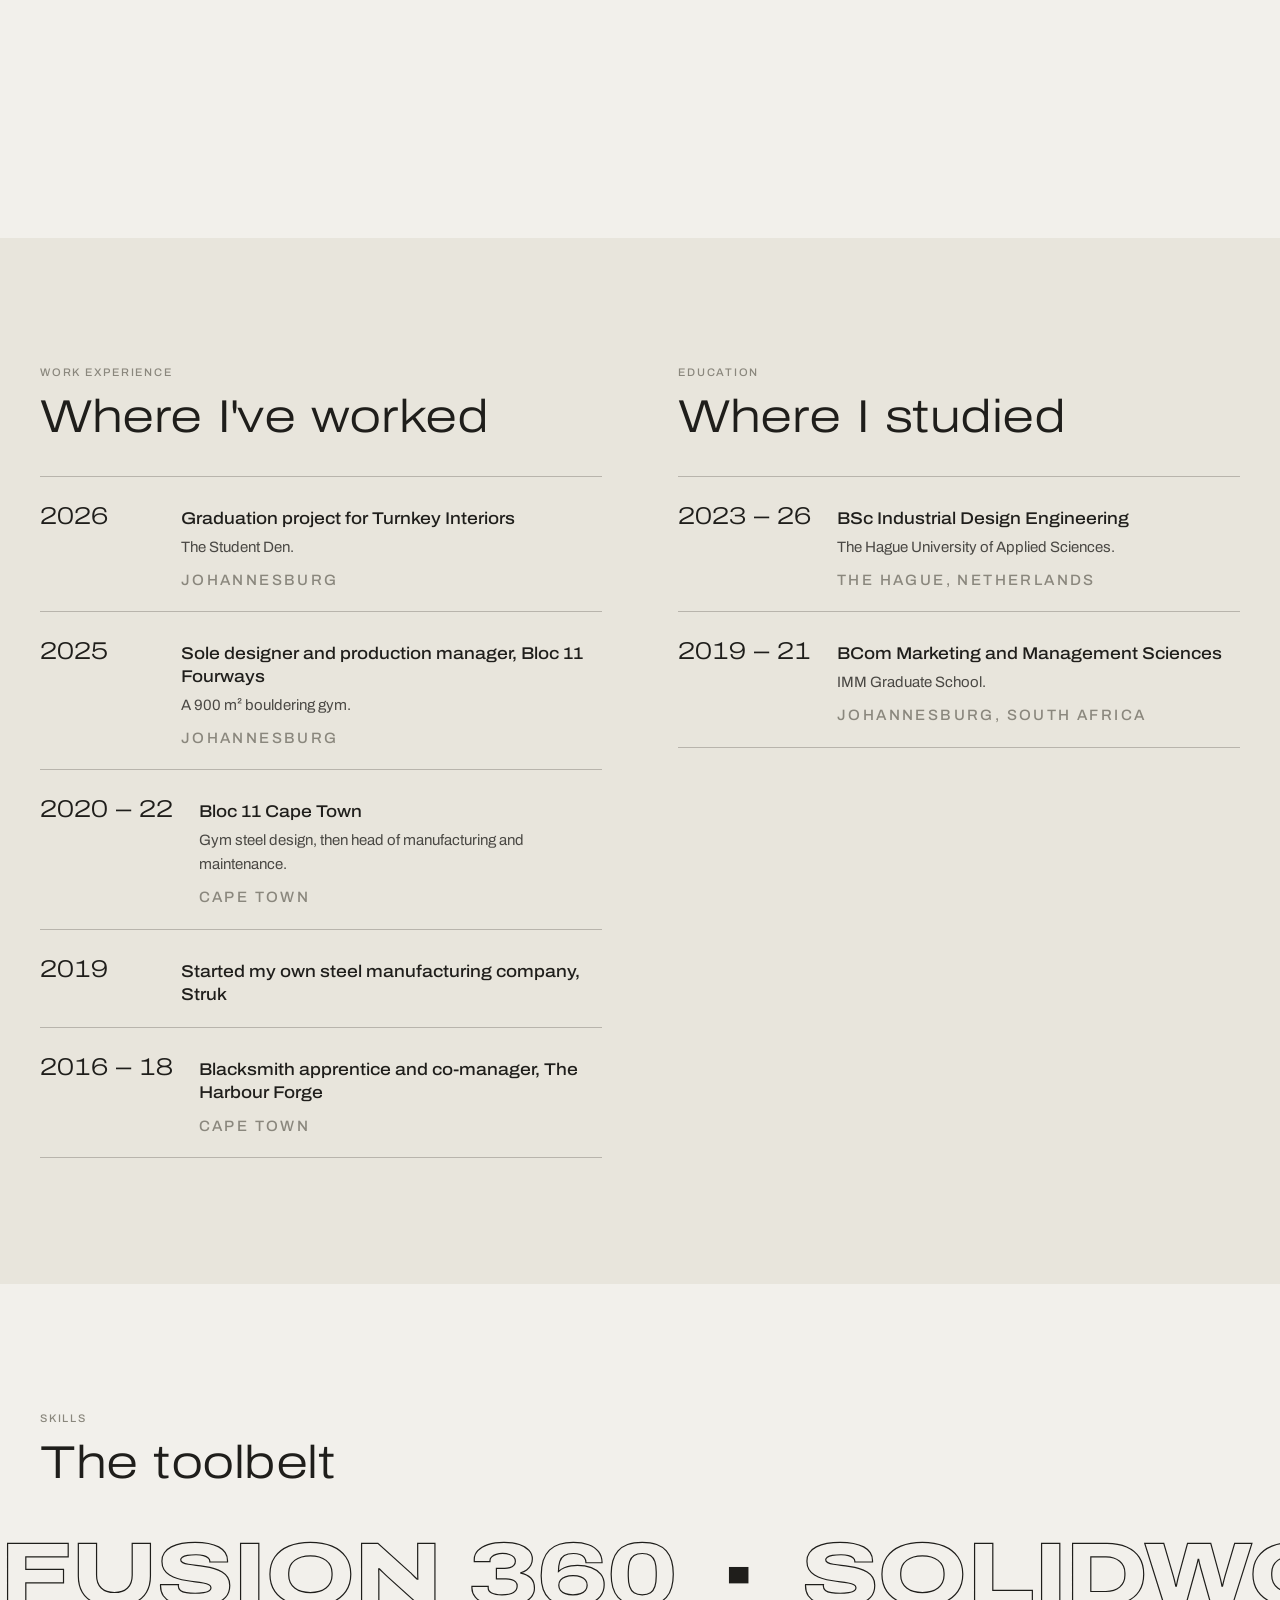
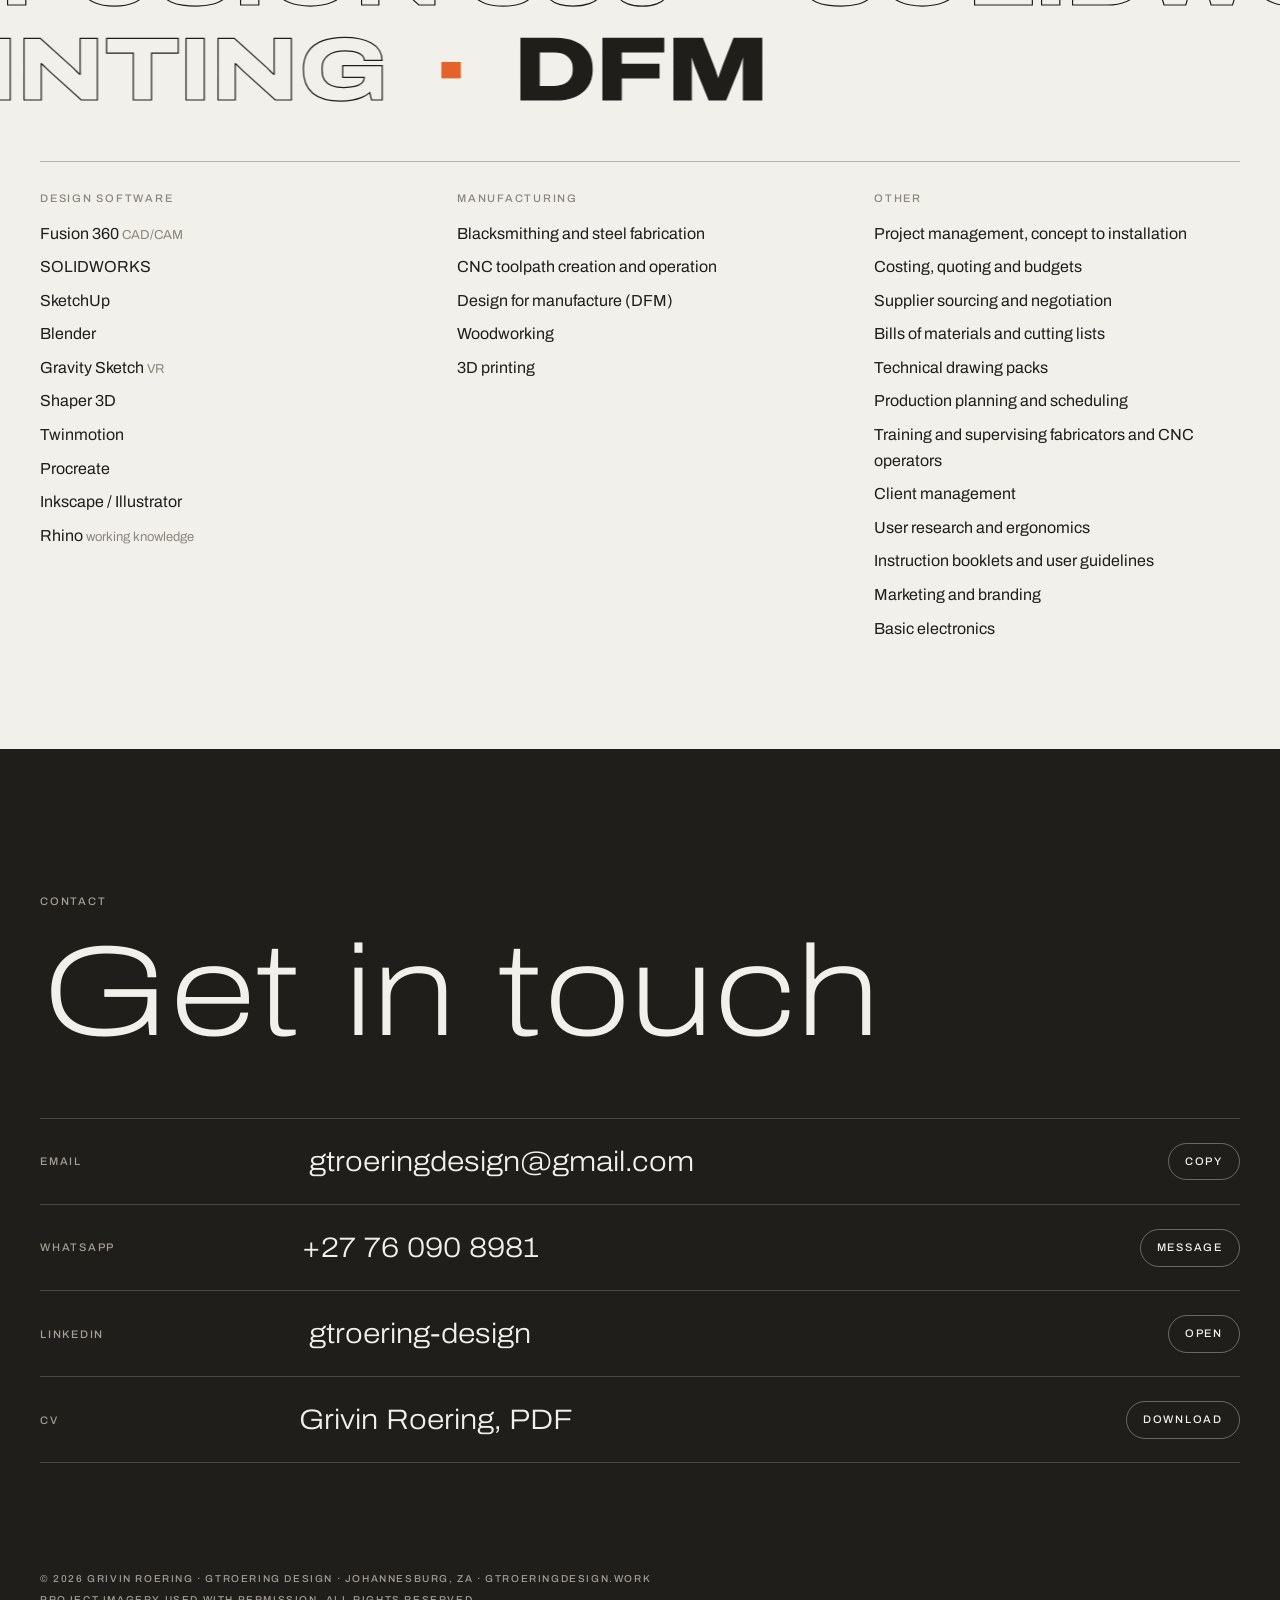
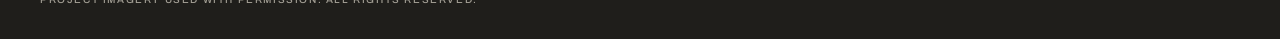
<file: about.html>
<!doctype html>
<html lang="en">
<head>
<meta charset="utf-8">
<meta name="robots" content="noindex, nofollow">
<meta name="viewport" content="width=device-width, initial-scale=1, viewport-fit=cover">
<title>About · GTRoering Design</title>
<meta name="description" content="Grivin Roering, industrial design engineer in Johannesburg. From a forge in Cape Town to a BSc in The Hague.">
<meta property="og:type" content="website">
<meta property="og:site_name" content="GTRoering Design">
<meta property="og:title" content="About · GTRoering Design">
<meta property="og:description" content="Grivin Roering, industrial design engineer in Johannesburg. From a forge in Cape Town to a BSc in The Hague.">
<meta property="og:url" content="https://gtroeringdesign.work/about.html">
<meta property="og:image" content="https://gtroeringdesign.work/og-image.jpg">
<meta property="og:image:width" content="1200">
<meta property="og:image:height" content="630">
<meta name="twitter:card" content="summary_large_image">
<link rel="icon" href="favicon.ico" sizes="any">
<link rel="icon" type="image/png" href="favicon.png">
<link rel="apple-touch-icon" href="apple-touch-icon.png">
<link rel="preconnect" href="https://fonts.googleapis.com">
<link rel="preconnect" href="https://fonts.gstatic.com" crossorigin>
<link rel="stylesheet" href="https://fonts.googleapis.com/css2?family=Archivo:wdth,wght@62..125,100..900&display=swap">
<link rel="stylesheet" href="site.css?v=12">
<style>
  :root { padding-top: env(safe-area-inset-top, 0px); padding-bottom: env(safe-area-inset-bottom, 0px); }
  [hidden] { display: none !important; }
</style>
</head>
<body>

<nav class="nav wrap" aria-label="Main">
  <a class="mark" href="./">GTR<span>oering</span> Design</a>
  <ul>
    <li><a href="./">Intro</a></li>
    <li><a href="projects.html">Projects</a></li>
    <li><a href="about.html" aria-current="page">About</a></li>
  </ul>
</nav>

<main id="top" class="no-js">

  <!-- 1. Intro -->
  <section class="about-hero wrap" aria-label="Introduction">
    <div class="about-hero-grid">
      <div>
        <p class="label" style="margin-bottom:20px">About · Johannesburg</p>
        <h1 class="display"><span>Grivin</span><span class="mid">Thomas</span><span>Roering</span></h1>
        <p class="lead">I'm an industrial design engineer based in Johannesburg, and I arrived here taking the scenic route, starting in a forge.</p>
      </div>
      <figure class="portrait-wrap" style="margin:0">
        <div class="portrait"><img id="portrait" src="img/about-portrait.jpg" alt="Portrait of Grivin Roering inside the Bloc 11 Fourways build" width="1200" height="1500" fetchpriority="high"></div>
        <figcaption class="label">Bloc 11 Fourways, during the build</figcaption>
      </figure>
    </div>
  </section>

  <!-- 2. Story. Image column sticks while the chapters scroll past. -->
  <section class="story wrap" aria-label="My story">
    <div class="story-grid">
      <div class="story-media" aria-hidden="true">
        <div class="story-frame" id="storyFrame">
          <img class="on fit" src="img/about-forge.jpg" alt="" width="1080" height="1350">
          <img class="fit" src="img/about-degrees.jpg" alt="" width="1425" height="1069" loading="lazy">
          <img class="fit" src="img/about-fuller.jpg" alt="" width="1600" height="777" loading="lazy">
          <img src="img/about-hands-on.jpg" alt="" width="1200" height="1800" loading="lazy" style="object-position:50% 32%">
          <img src="img/about-dclab.jpg" alt="" width="1285" height="831" loading="lazy">
          <img src="img/about-climbing.jpg" alt="" width="1600" height="1280" loading="lazy">
        </div>
        <p class="label" id="storyCap">Forged ironwork</p>
      </div>

      <div class="story-text">
        <article class="chapter on" data-cap="Forged ironwork">
          <figure class="chapter-fig"><div><img class="fit" src="img/about-forge.jpg" alt="A forged steel piece of curving stems and leaves standing against a white wall" width="1080" height="1350" loading="lazy"></div><figcaption class="label">Forged ironwork</figcaption></figure>
          <p class="label"><b>01</b>The forge</p>
          <p class="t">At 19 I started an apprenticeship at The Harbour Forge in Cape Town. On the side I did welding jobs around a climbing gym in exchange for a membership. After the forge I opened my own steel fabrication shop, Struk. That climbing gym was Bloc 11, and <strong>they've hired me three times since, most recently as sole designer of their 900 m² bouldering gym in Fourways.</strong></p>
        </article>
        <article class="chapter" data-cap="FULLER · Ideation sketches">
          <figure class="chapter-fig"><div><img class="fit" src="img/about-degrees.jpg" alt="A page of ideation sketches exploring drink dispenser forms" width="1425" height="1069" loading="lazy"></div><figcaption class="label">FULLER · Ideation sketches</figcaption></figure>
          <p class="label"><b>02</b>The degrees</p>
          <p class="t">I did a BCom at IMM, then went to the Netherlands for my BSc in Industrial Design Engineering at The Hague University of Applied Sciences. After all those years in workshops <strong>I can't really draw something without already thinking about how it's going to get made.</strong> But when ideating I do try to postpone judgement and let creativity flow.</p>
        </article>
        <article class="chapter" data-cap="FULLER · Final prototype">
          <figure class="chapter-fig"><div><img class="fit" src="img/about-fuller.jpg" alt="The FULLER drink dispenser prototype" width="1600" height="777" loading="lazy"></div><figcaption class="label">FULLER · Final prototype</figcaption></figure>
          <p class="label"><b>03</b>Product design</p>
          <p class="t">Product design is what I love. If there's a physical problem to solve, in any industry, I want to build the answer. <strong>I'm happiest at the helm of a product development project, pulling the engineering, manufacturing, user needs and cost together into one product that makes sense.</strong> A lot of my work so far has been one-offs, which is why FULLER, a drink dispenser for elderly care, matters so much to me.</p>
        </article>
        <article class="chapter" data-cap="Grinding steel">
          <figure class="chapter-fig"><div><img src="img/about-hands-on.jpg" alt="Grivin grinding steel with sparks flying" width="1200" height="1800" loading="lazy" style="object-position:50% 34%"></div><figcaption class="label">Grinding steel</figcaption></figure>
          <p class="label"><b>04</b>Hands-on</p>
          <p class="t">I still love the hands-on technical work too. I think things through, and I don't like doing anything without a reason behind it. <strong>I stay with a problem until it works and can actually be made.</strong></p>
        </article>
        <article class="chapter" data-cap="Interactive Maquette · At the expo">
          <figure class="chapter-fig"><div><img src="img/about-dclab.jpg" alt="The Interactive Maquette on show at the expo" width="1285" height="831" loading="lazy"></div><figcaption class="label">Interactive Maquette · At the expo</figcaption></figure>
          <p class="label"><b>05</b>The unknown</p>
          <p class="t">I go after projects that push past what I can already do, and that usually means learning new tools and software. The unknown doesn't scare me. Working through it is what my degree trained me for.</p>
        </article>
        <article class="chapter" data-cap="Outdoor climbing">
          <figure class="chapter-fig"><div><img src="img/about-climbing.jpg" alt="A climber on an overhanging orange rock face" width="1600" height="1280" loading="lazy"></div><figcaption class="label">Outdoor climbing</figcaption></figure>
          <p class="label"><b>06</b>Off the wall</p>
          <p class="t">I've been climbing since I was 13, which probably explains all the climbing gyms. Off the wall I'm usually tinkering with my 3D printer or halfway through a DIY project.</p>
        </article>
      </div>
    </div>
  </section>

  <!-- 3. Experience and education -->
  <section class="cv wrap" aria-label="Experience and education">
    <div class="cv-grid">
      <div class="rise">
        <p class="label" style="margin-bottom:14px">Work experience</p>
        <h2 class="display">Where I've worked</h2>
        <ol class="cv-list" reversed>
          <li><span class="cv-year">2026</span><div><h3>Graduation project for Turnkey Interiors</h3><p>The Student Den.</p></div><p class="label">Johannesburg</p></li>
          <li><span class="cv-year">2025</span><div><h3>Sole designer and production manager, Bloc 11 Fourways</h3><p>A 900 m² bouldering gym.</p></div><p class="label">Johannesburg</p></li>
          <li><span class="cv-year">2020 – 22</span><div><h3>Bloc 11 Cape Town</h3><p>Gym steel design, then head of manufacturing and maintenance.</p></div><p class="label">Cape Town</p></li>
          <li><span class="cv-year">2019</span><div><h3>Started my own steel manufacturing company, Struk</h3></div></li>
          <li><span class="cv-year">2016 – 18</span><div><h3>Blacksmith apprentice and co-manager, The Harbour Forge</h3></div><p class="label">Cape Town</p></li>
        </ol>
      </div>
      <div class="rise">
        <p class="label" style="margin-bottom:14px">Education</p>
        <h2 class="display">Where I studied</h2>
        <ol class="cv-list" reversed>
          <li><span class="cv-year">2023 – 26</span><div><h3>BSc Industrial Design Engineering</h3><p>The Hague University of Applied Sciences.</p></div><p class="label">The Hague, Netherlands</p></li>
          <li><span class="cv-year">2019 – 21</span><div><h3>BCom Marketing and Management Sciences</h3><p>IMM Graduate School.</p></div><p class="label">Johannesburg, South Africa</p></li>
        </ol>
      </div>
    </div>
  </section>

  <!-- 4. Skills. The tool names slide sideways as you scroll. -->
  <section class="tools" aria-label="Skills">
    <div class="wrap">
      <p class="label" style="margin-bottom:14px">Skills</p>
      <h2 class="display" style="font-size:clamp(30px,3.6vw,56px)">The toolbelt</h2>
    </div>
    <div class="ticker" aria-hidden="true">
      <div class="ticker-row" data-dir="-1"><span>Fusion 360</span><span class="dot">·</span><span>SOLIDWORKS</span><span class="dot">·</span><span>Gravity Sketch</span><span class="dot">·</span><span>Shaper 3D</span><span class="dot">·</span><span>Blender</span><span class="dot">·</span><span>Rhino</span><span class="dot">·</span><span>SketchUp</span></div>
      <div class="ticker-row" data-dir="1"><span>Blacksmithing</span><span class="dot">·</span><span>CNC toolpaths</span><span class="dot">·</span><span>Steel fabrication</span><span class="dot">·</span><span>Woodworking</span><span class="dot">·</span><span>3D printing</span><span class="dot">·</span><span>DFM</span></div>
    </div>
    <div class="wrap">
      <div class="skill-cols">
        <div class="rise">
          <p class="label">Design software</p>
          <ul>
            <li>Fusion 360 <small>CAD/CAM</small></li>
            <li>SOLIDWORKS</li>
            <li>SketchUp</li>
            <li>Blender</li>
            <li>Gravity Sketch <small>VR</small></li>
            <li>Shaper 3D</li>
            <li>Twinmotion</li>
            <li>Procreate</li>
            <li>Inkscape / Illustrator</li>
            <li>Rhino <small>working knowledge</small></li>
          </ul>
        </div>
        <div class="rise">
          <p class="label">Manufacturing</p>
          <ul>
            <li>Blacksmithing and steel fabrication</li>
            <li>CNC toolpath creation and operation</li>
            <li>Design for manufacture (DFM)</li>
            <li>Woodworking</li>
            <li>3D printing</li>
          </ul>
        </div>
        <div class="rise">
          <p class="label">Other</p>
          <ul>
            <li>Project management, concept to installation</li>
            <li>Costing, quoting and budgets</li>
            <li>Supplier sourcing and negotiation</li>
            <li>Bills of materials and cutting lists</li>
            <li>Technical drawing packs</li>
            <li>Production planning and scheduling</li>
            <li>Training and supervising fabricators and CNC operators</li>
            <li>Client management</li>
            <li>User research and ergonomics</li>
            <li>Instruction booklets and user guidelines</li>
            <li>Marketing and branding</li>
            <li>Basic electronics</li>
          </ul>
        </div>
      </div>
    </div>
  </section>

  <!-- 5. Contact -->
  <section class="contact wrap" id="contact" aria-label="Contact">
    <p class="label" style="color:var(--on-dark-dim);margin-bottom:20px">Contact</p>
    <h2 class="display">Get in touch</h2>
    <div class="contact-rows">
      <div class="row">
        <span class="label">Email</span>
        <span class="val" id="email" data-x="Z3Ryb2VyaW5nZGVzaWduQGdtYWlsLmNvbQ=="></span>
        <button type="button" id="copyEmail">Copy</button>
      </div>
      <div class="row">
        <span class="label">WhatsApp</span>
        <span class="val" data-x="KzI3IDc2IDA5MCA4OTgx"></span>
        <a class="go" href="#" data-wa="Mjc3NjA5MDg5ODE=">Message</a>
      </div>
      <div class="row">
        <span class="label">LinkedIn</span>
        <span class="val">gtroering-design</span>
        <a class="go" href="https://www.linkedin.com/in/gtroering-design">Open</a>
      </div>
      <div class="row">
        <span class="label">CV</span>
        <span class="val">Grivin Roering, PDF</span>
        <a class="go" href="Grivin-Roering-CV.pdf" download>Download</a>
      </div>
    </div>
    <script>
      /* Email and number are stored encoded so simple scrapers reading the page code miss them */
      document.querySelectorAll('[data-x]').forEach(e => e.textContent = atob(e.dataset.x));
      document.querySelectorAll('[data-wa]').forEach(a => a.href = 'https://wa.me/' + atob(a.dataset.wa));
    </script>
    <div class="foot">
      <p class="label">© 2026 Grivin Roering · GTRoering Design · Johannesburg, ZA · gtroeringdesign.work</p>
      <p class="label">Project imagery used with permission. All rights reserved.</p>
    </div>
  </section>
</main>

<script>
(() => {
  document.getElementById('top').classList.remove('no-js');
  const reduce = matchMedia('(prefers-reduced-motion: reduce)').matches;
  const clamp = (v, a = 0, b = 1) => Math.min(b, Math.max(a, v));
  const vh = () => window.innerHeight;

  /* Portrait: slow zoom-out as the intro scrolls away */
  const portrait = document.getElementById('portrait');
  function portraitFrame() {
    if (reduce) return;
    const r = portrait.parentElement.getBoundingClientRect();
    const q = clamp(1 - r.bottom / (vh() + r.height));
    portrait.style.transform = `scale(${1.1 - 0.1 * q}) translate3d(0, ${q * 4}%, 0)`;
  }

  /* Story: whichever chapter crosses the middle of the screen sets the image */
  const chapters = [...document.querySelectorAll('.chapter')];
  const storyImgs = [...document.querySelectorAll('#storyFrame img')];
  const storyCap = document.getElementById('storyCap');
  let active = 0;
  function storyFrame() {
    const mid = vh() * 0.55;
    let best = active, bestD = Infinity;
    chapters.forEach((c, i) => {
      const r = c.getBoundingClientRect();
      const d = Math.abs(r.top + r.height / 2 - mid);
      if (d < bestD) { bestD = d; best = i; }
    });
    if (best === active) return;
    active = best;
    chapters.forEach((c, i) => c.classList.toggle('on', i === best));
    storyImgs.forEach((im, i) => im.classList.toggle('on', i === best));
    storyCap.textContent = chapters[best].dataset.cap;
    sizeFrame();
  }

  /* Frame follows the shape of the current image */
  const sframe = document.getElementById('storyFrame');
  const smedia = sframe.parentElement;
  function sizeFrame() {
    if (innerWidth < 900) { sframe.style.width = sframe.style.height = ''; return; }
    const im = storyImgs[active];
    const ar = (+im.getAttribute('width')) / (+im.getAttribute('height'));
    const maxW = smedia.clientWidth;
    const maxH = Math.min(vh() * 0.74, smedia.clientHeight - 88 - 40 - 40);
    let w = maxW, h = w / ar;
    if (h > maxH) { h = maxH; w = h * ar; }
    sframe.style.width = Math.round(w) + 'px';
    sframe.style.height = Math.round(h) + 'px';
  }

  /* Ticker: rows slide in opposite directions with scroll */
  const rows = [...document.querySelectorAll('.ticker-row')];
  function tickerFrame() {
    if (reduce) return;
    rows.forEach(row => {
      const r = row.getBoundingClientRect();
      const q = clamp((vh() - r.top) / (vh() + r.height));
      const span = Math.max(0, row.scrollWidth - innerWidth * 0.6);
      const dir = +row.dataset.dir;
      const x = dir < 0 ? -q * span : -(1 - q) * span;
      row.style.transform = `translate3d(${x}px,0,0)`;
    });
  }

  /* Reveal */
  const io = 'IntersectionObserver' in window ? new IntersectionObserver(es => es.forEach(e => {
    if (e.isIntersecting) { e.target.classList.add('in'); io.unobserve(e.target); }
  }), { threshold: 0.2 }) : null;
  document.querySelectorAll('.rise').forEach(el => io ? io.observe(el) : el.classList.add('in'));

  /* Copy email */
  const copyBtn = document.getElementById('copyEmail');
  copyBtn.addEventListener('click', () => {
    const el = document.getElementById('email');
    const done = () => { copyBtn.textContent = 'Copied'; setTimeout(() => copyBtn.textContent = 'Copy', 1800); };
    const fallback = () => {
      const r = document.createRange(); r.selectNodeContents(el);
      const s = getSelection(); s.removeAllRanges(); s.addRange(r);
      copyBtn.textContent = 'Selected';
    };
    try { navigator.clipboard.writeText(el.textContent.trim()).then(done, fallback); } catch (e) { fallback(); }
  });

  let ticking = false;
  const frame = () => { ticking = false; portraitFrame(); storyFrame(); tickerFrame(); };
  addEventListener('scroll', () => { if (!ticking) { ticking = true; requestAnimationFrame(frame); } }, { passive: true });
  addEventListener('resize', () => { frame(); sizeFrame(); });
  frame(); sizeFrame();
})();
</script>
<script src="mobile-motion.js?v=2" defer></script>
<script src="phone-uffb.js?v=4" defer></script>
</body>
</html>
</file>
<file: site.css>
/* Layout: one sticky process sequence (concept, CAD, CNC, installed) told through the Bloc 11 build,
   then a pinned horizontal run of six projects, closing on the route from the forge.
   Single deliberate look: the site's warm workshop grey, ink, and the orange stripe off the Bloc 11 walls. */
:root {
  --ground: #F2F0EB;
  --panel: #E8E5DC;
  --ink: #1F1E1B;
  --body: #4A4844;
  --caption: #8A877D;
  --rule: #B8B4AC;
  --signal: #E5622A;
  --signal-ink: #B44614;
  --on-dark: #F2F0EB;
  --on-dark-dim: #A29E94;
  --shade: rgba(22, 21, 19, 0.86);

  --font: "Archivo", "Helvetica Neue", Arial, sans-serif;
  --gutter: clamp(16px, 3.2vw, 40px);
  --measure: 64ch;
  color-scheme: light;
}

* { box-sizing: border-box; }
html { scroll-behavior: smooth; }
@media (prefers-reduced-motion: reduce) { html { scroll-behavior: auto; } }
body {
  margin: 0;
  background: var(--ground);
  color: var(--body);
  font-family: var(--font);
  font-size: 16px;
  line-height: 1.6;
  -webkit-font-smoothing: antialiased;
  text-rendering: optimizeLegibility;
}
body::before {
  content: ""; position: fixed; inset: 0 0 auto; height: env(safe-area-inset-top, 0px);
  z-index: 21; background: var(--ground);
}
img { max-width: 100%; display: block; }
a { color: inherit; }
a:focus-visible, button:focus-visible { outline: 2px solid var(--signal); outline-offset: 3px; }

.wrap {
  padding-left: max(var(--gutter), env(safe-area-inset-left, 0px));
  padding-right: max(var(--gutter), env(safe-area-inset-right, 0px));
}
.label {
  font-size: 11px; font-weight: 500; letter-spacing: 0.16em; text-transform: uppercase;
  color: var(--caption); line-height: 1.5; margin: 0;
}
.display {
  font-family: var(--font); font-stretch: 125%; font-weight: 300; color: var(--ink);
  letter-spacing: -0.01em; line-height: 0.98; text-wrap: balance; margin: 0;
}

/* ---------- Nav ---------- */
.nav {
  position: fixed; top: 0; left: 0; right: 0; z-index: 20;
  display: flex; justify-content: space-between; align-items: center; gap: 16px;
  padding-top: calc(env(safe-area-inset-top, 0px) + 16px); padding-bottom: 16px;
  color: var(--ink); background: rgba(242, 240, 235, 0.92);
  -webkit-backdrop-filter: blur(10px); backdrop-filter: blur(10px);
  border-bottom: 1px solid rgba(184, 180, 172, 0.5);
}
.nav a { text-decoration: none; }
.mark { font-stretch: 125%; font-weight: 500; font-size: 15px; letter-spacing: 0.04em; text-transform: uppercase; white-space: nowrap; }
.mark span { color: var(--caption); }
.nav ul { display: flex; gap: clamp(14px, 2.4vw, 32px); list-style: none; margin: 0; padding: 0; }
.nav ul a { font-size: 11px; font-weight: 500; letter-spacing: 0.16em; text-transform: uppercase; }
.nav ul a:hover, .nav ul a[aria-current] { text-decoration: underline; text-underline-offset: 4px; }

/* ---------- Hero: process sequence ---------- */
.hero { position: relative; height: 420vh; }
.hero-stage {
  position: sticky; top: 0; height: 100vh; height: 100svh; overflow: hidden; background: var(--ground);
}
.hero-frame {
  position: absolute; inset: 0; overflow: hidden; background: var(--ink);
  --ci-t: 68px; --ci-s: 3vw; --cr: 6px;
  clip-path: inset(var(--ci-t) var(--ci-s) var(--ci-s) var(--ci-s) round var(--cr));
}
.hero-img {
  position: absolute; inset: 0; width: 100%; height: 100%; object-fit: cover;
  opacity: 0; transition: opacity 0.7s ease; will-change: opacity, transform;
}
.hero-img.on { opacity: 1; }
.hero-frame::after {
  content: ""; position: absolute; inset: 0; pointer-events: none;
  background:
    linear-gradient(to top, var(--shade) 0%, rgba(22, 21, 19, 0.45) 42%, rgba(22, 21, 19, 0.1) 70%),
    linear-gradient(to left, rgba(22, 21, 19, 0.55) 0%, rgba(22, 21, 19, 0) 40%),
    linear-gradient(to bottom, rgba(22, 21, 19, 0.6) 0%, rgba(22, 21, 19, 0) 38%);
}
.hero-content {
  position: absolute; z-index: 2; left: 0; right: 0; bottom: 0;
  padding-left: max(calc(3vw + clamp(18px, 3vw, 48px)), env(safe-area-inset-left, 0px));
  padding-right: max(calc(3vw + clamp(18px, 3vw, 48px)), env(safe-area-inset-right, 0px));
  padding-bottom: calc(3vw + clamp(20px, 4vh, 48px));
}
.hero-content .label { color: var(--on-dark-dim); margin-bottom: clamp(12px, 2vh, 24px); }
.steps { list-style: none; margin: 0; padding: 0; }
.steps li {
  font-stretch: 125%; font-weight: 800; text-transform: uppercase;
  font-size: min(8.6vw, 15.5vh, 164px); line-height: 0.92; letter-spacing: -0.015em;
  color: transparent; -webkit-text-stroke: 1.2px rgba(242, 240, 235, 0.6);
  display: flex; align-items: flex-start; gap: 0.18em;
  transition: color 0.35s ease, -webkit-text-stroke-color 0.35s ease;
}
.steps li i {
  font-style: normal; font-stretch: 100%; font-weight: 500; font-size: 11px; letter-spacing: 0.16em;
  -webkit-text-stroke: 0; color: var(--on-dark-dim); margin-top: 0.9em; min-width: 2.2em;
}
.steps li.on { color: var(--on-dark); -webkit-text-stroke-color: var(--on-dark); }
.steps li.on i { color: var(--signal); }
.steps li .arrow { font-weight: 300; -webkit-text-stroke: 0; color: var(--signal); opacity: 0; transition: opacity 0.35s; }
.steps li .arrow { display: inline-flex; align-self: center; }
.steps li .arrow svg { width: 0.5em; height: 0.5em; fill: none; stroke: currentColor; stroke-width: 2.4; stroke-linecap: square; stroke-linejoin: miter; overflow: visible; }
.steps li.on .arrow { opacity: 1; }

.hero-detail {
  position: absolute; z-index: 2; top: calc(68px + clamp(18px, 3vw, 40px));
  right: max(calc(3vw + clamp(18px, 3vw, 48px)), env(safe-area-inset-right, 0px));
  width: min(34ch, 40vw); color: var(--on-dark);
}
.hero-detail .label { color: var(--on-dark-dim); }
.hero-detail .count { font-stretch: 125%; font-weight: 300; font-size: 40px; line-height: 1; margin: 0 0 14px; font-variant-numeric: tabular-nums; }
.hero-detail .count span { color: var(--on-dark-dim); }
.hero-detail p.desc { margin: 10px 0 0; font-size: 15px; line-height: 1.55; color: var(--on-dark); min-height: 4.7em; }
.rail {
  position: absolute; z-index: 2; right: calc(3vw + 14px); top: 50%; translate: 0 -50%;
  width: 2px; height: 26vh; background: rgba(242, 240, 235, 0.22);
}
.rail b { position: absolute; inset: 0 0 auto; height: 0%; background: var(--signal); }
.hint {
  position: absolute; z-index: 2; bottom: calc(3vw + 18px);
  right: max(calc(3vw + clamp(18px, 3vw, 48px)), env(safe-area-inset-right, 0px));
  color: var(--on-dark-dim); display: flex; align-items: center; gap: 10px;
  transition: opacity 0.4s;
}
.hint::after { content: ""; width: 40px; height: 1px; background: currentColor; }

/* ---------- Statement with scroll fill ---------- */
.statement { padding-block: clamp(96px, 18vh, 200px) clamp(72px, 12vh, 140px); }
.statement .display { font-size: clamp(34px, 5.6vw, 92px); max-width: 17ch; }
.fill .w { color: var(--rule); transition: color 0.25s ease; }
.fill .w.lit { color: var(--ink); }
.fill .w.hot.lit { color: var(--signal); }
.statement-foot {
  display: grid; grid-template-columns: minmax(0, 1fr) minmax(0, 1fr); gap: clamp(24px, 4vw, 64px);
  margin-top: clamp(48px, 8vh, 96px); padding-top: 22px; border-top: 1px solid var(--rule); align-items: start;
}
.statement-foot p { margin: 0; max-width: 46ch; font-size: clamp(16px, 1.35vw, 19px); }
.links { display: flex; flex-wrap: wrap; gap: 12px 28px; justify-content: flex-end; }
.links a {
  font-size: 11px; font-weight: 500; letter-spacing: 0.16em; text-transform: uppercase; color: var(--ink);
  text-decoration: none; border-bottom: 1px solid var(--ink); padding-bottom: 4px;
}
.links a:hover { color: var(--signal-ink); border-color: var(--signal-ink); }

/* ---------- Figures band ---------- */
.figures { background: var(--ink); color: var(--on-dark); padding-block: clamp(64px, 12vh, 128px); }
.figures .label { color: var(--on-dark-dim); }
.fig-grid {
  display: grid; grid-template-columns: repeat(4, minmax(0, 1fr)); gap: 0;
  margin-top: clamp(28px, 5vh, 56px); border-top: 1px solid rgba(242, 240, 235, 0.2);
}
.fig { padding: 28px clamp(12px, 2vw, 28px) 0 0; min-width: 0; }
.fig + .fig { border-left: 1px solid rgba(242, 240, 235, 0.2); padding-left: clamp(12px, 2vw, 28px); }
.fig-num {
  font-stretch: 125%; font-weight: 300; font-size: clamp(44px, 6.4vw, 104px); line-height: 1;
  color: var(--on-dark); font-variant-numeric: tabular-nums; white-space: nowrap; letter-spacing: -0.02em;
}
.fig-num small { font-size: 0.42em; font-weight: 400; color: var(--signal); margin-left: 0.08em; letter-spacing: 0; }
.fig p { margin: 18px 0 6px; font-size: 15px; line-height: 1.5; color: var(--on-dark); max-width: 26ch; }
.fig .label { font-size: 10px; }

/* ---------- Work: vertical by default, pinned horizontal when JS enables it ---------- */
.work { position: relative; }
.work-stage { padding-block: clamp(72px, 12vh, 128px); }
.work-track { display: grid; gap: clamp(56px, 9vh, 96px); }
.work-intro .display { font-size: clamp(40px, 6vw, 96px); }
.work-intro p { margin: 18px 0 0; max-width: 36ch; }
.card { display: grid; gap: 22px; min-width: 0; }
.card-media { position: relative; overflow: hidden; aspect-ratio: 16 / 10; background: var(--panel); border-radius: 4px; max-width: 100%; }
.card-media img {
  position: absolute; inset: 0; width: 100%; height: 100%; object-fit: cover;
  transform: scale(1.12); transition: filter 0.4s ease; will-change: transform;
}
.card-media:hover img { filter: brightness(1.06); }
.card-body {
  display: grid; grid-template-columns: auto minmax(0, 1fr) minmax(0, 1fr); gap: 8px clamp(16px, 2.6vw, 40px);
  align-items: start; border-top: 1px solid var(--rule); padding-top: 16px;
}
.card-num {
  font-stretch: 125%; font-weight: 800; font-size: clamp(40px, 4.4vw, 72px); line-height: 0.85;
  color: transparent; -webkit-text-stroke: 1.2px var(--ink); font-variant-numeric: tabular-nums;
}
.card h3 { font-stretch: 125%; font-weight: 400; font-size: clamp(24px, 2.4vw, 38px); line-height: 1.05; color: var(--ink); margin: 6px 0 0; text-wrap: balance; }
.card .role { margin: 0; font-weight: 500; color: var(--ink); font-size: 15px; }
.card .usp { margin: 6px 0 0; font-size: 15px; }
.card .label { grid-column: 2 / -1; }
.work-outro { display: flex; flex-direction: column; justify-content: center; gap: 22px; }
.work-outro .display { font-size: clamp(28px, 3.2vw, 52px); max-width: none; overflow-wrap: break-word; }
.work-progress { display: none; }

.work.is-pinned .work-stage {
  position: sticky; top: 0; height: 100vh; height: 100svh; overflow: hidden; padding-block: 0;
  display: flex; flex-direction: column; justify-content: center;
}
.work.is-pinned .work-track {
  display: flex; gap: clamp(32px, 4vw, 72px); align-items: center; width: max-content;
  padding-top: 64px; will-change: transform;
}
.work.is-pinned .work-intro { width: min(34vw, 520px); flex: none; }
.work.is-pinned .card { width: min(64vw, calc((100svh - 300px) * 1.6), 1180px); flex: none; }
.work.is-pinned .work-outro { width: min(36vw, 560px); flex: none; }
.work.is-pinned .work-progress {
  display: flex; align-items: center; gap: 16px; position: absolute; left: 0; right: 0; bottom: clamp(20px, 4vh, 40px);
}
.work-progress .bar { flex: 1; height: 1px; background: var(--rule); position: relative; }
.work-progress .bar b { position: absolute; inset: 0 auto 0 0; width: 0%; background: var(--ink); }
.work-progress .label { font-variant-numeric: tabular-nums; color: var(--ink); }

/* ---------- Route ---------- */
.route { padding-block: clamp(88px, 16vh, 176px) clamp(72px, 12vh, 140px); border-top: 1px solid var(--rule); }
.route .display { font-size: clamp(30px, 4.2vw, 68px); max-width: 20ch; }
.route-line { position: relative; margin-top: clamp(48px, 8vh, 88px); }
.route-line .track { position: absolute; left: 0; right: 0; top: 7px; height: 1px; background: var(--rule); }
.route-line .track b { position: absolute; inset: 0 auto 0 0; width: 0%; background: var(--signal); }
.stops { list-style: none; margin: 0; padding: 0; display: grid; grid-template-columns: repeat(6, minmax(0, 1fr)); gap: clamp(12px, 2vw, 28px); position: relative; }
.stops li { min-width: 0; padding-top: 34px; position: relative; }
.stops li::before {
  content: ""; position: absolute; top: 0; left: 0; width: 15px; height: 15px; border-radius: 50%;
  background: var(--ground); border: 1px solid var(--rule); transition: background 0.3s, border-color 0.3s;
}
.stops li.on::before { background: var(--signal); border-color: var(--signal); }
.stops h4 { margin: 0 0 6px; font-stretch: 112%; font-weight: 500; font-size: 17px; line-height: 1.25; color: var(--ink); }
.stops p { margin: 0; font-size: 14px; line-height: 1.5; }
.stops .label { margin-top: 10px; }

/* ---------- Belief ---------- */
.belief { background: var(--panel); padding-block: clamp(88px, 16vh, 176px); }
.belief blockquote { margin: 0; }
.belief .display { font-size: clamp(30px, 4.4vw, 72px); max-width: 22ch; }
.belief p.after { margin: clamp(28px, 5vh, 48px) 0 0; max-width: 44ch; font-size: clamp(17px, 1.5vw, 21px); color: var(--ink); }

/* ---------- Contact ---------- */
.contact { background: var(--ink); color: var(--on-dark); padding-block: clamp(88px, 16vh, 176px) 32px; }
.contact .display { color: var(--on-dark); font-size: clamp(48px, 10vw, 176px); font-weight: 200; }
.contact-rows { margin-top: clamp(40px, 7vh, 80px); border-top: 1px solid rgba(242, 240, 235, 0.2); }
.row {
  display: grid; grid-template-columns: minmax(90px, 0.6fr) minmax(0, 2fr) auto; gap: 16px; align-items: center;
  padding-block: 20px; border-bottom: 1px solid rgba(242, 240, 235, 0.2);
}
.row .label { color: var(--on-dark-dim); }
.row .val { font-stretch: 112%; font-size: clamp(18px, 2.2vw, 30px); font-weight: 300; color: var(--on-dark); overflow-wrap: anywhere; user-select: all; min-width: 0; }
.row a.go, .row button {
  font: inherit; font-size: 11px; font-weight: 500; letter-spacing: 0.16em; text-transform: uppercase;
  color: var(--on-dark); background: none; border: 1px solid rgba(242, 240, 235, 0.35); border-radius: 999px;
  padding: 9px 16px; cursor: pointer; text-decoration: none; white-space: nowrap;
}
.row a.go:hover, .row button:hover { border-color: var(--signal); color: var(--signal); }
.foot { margin-top: clamp(64px, 12vh, 120px); display: grid; gap: 6px; }
.foot .label { color: var(--on-dark-dim); font-size: 10px; }

/* ---------- Reveal ---------- */
.rise { transform: translateY(22px); transition: transform 0.9s cubic-bezier(.2,.7,.2,1); }
.no-js .rise, .rise.in { transform: none; }
.sr-only { position: absolute; width: 1px; height: 1px; overflow: hidden; clip-path: inset(50%); white-space: nowrap; }

/* ---------- Narrow screens ---------- */
@media (max-width: 899px) {
  .hero-detail { width: auto; left: max(calc(12px + 18px), env(safe-area-inset-left, 0px)); right: max(calc(12px + 18px), env(safe-area-inset-right, 0px)); top: calc(60px + 18px); }
  .hero-detail .count { font-size: 30px; margin-bottom: 8px; }
  .hero-frame { --ci-t: 60px; --ci-s: 12px; }
  .hero-content { padding-left: max(30px, env(safe-area-inset-left, 0px)); padding-right: max(30px, env(safe-area-inset-right, 0px)); padding-bottom: 40px; }
  .steps li { font-stretch: 100%; font-size: min(12.6vw, 11vh); }
  .rail { right: 20px; }
  .hint { display: none; }
  .statement-foot { grid-template-columns: minmax(0, 1fr); }
  .links { justify-content: flex-start; }
  .fig-grid { grid-template-columns: repeat(2, minmax(0, 1fr)); }
  .fig:nth-child(3) { border-left: 0; padding-left: 0; }
  .fig { padding-bottom: 28px; }
  .card-body { grid-template-columns: auto minmax(0, 1fr); }
  .card-body > :last-child { grid-column: 1 / -1; }
  .stops { grid-template-columns: minmax(0, 1fr); gap: 28px; }
  .route-line .track { left: 7px; right: auto; top: 0; bottom: 0; width: 1px; height: auto; }
  .route-line .track b { inset: 0 0 auto 0; width: 100%; height: 0%; }
  .stops li { padding-top: 0; padding-left: 36px; }
  .row { grid-template-columns: minmax(0, 1fr) auto; }
  .row .label { grid-column: 1 / -1; }
  .mark { font-size: 12px; font-stretch: 100%; letter-spacing: 0.02em; }
  .nav ul { gap: 12px; }
  .nav ul a { font-size: 10px; letter-spacing: 0.1em; }
}
@media (max-width: 420px) {
  .fig-grid { grid-template-columns: minmax(0, 1fr); }
  .fig + .fig { border-left: 0; padding-left: 0; border-top: 1px solid rgba(242, 240, 235, 0.2); }
}
@media (prefers-reduced-motion: reduce) {
  .hero-img, .steps li, .fill .w, .rise, .stops li::before { transition: none; }
  .rise { transform: none; }
}

/* =========================================================
   About page
   ========================================================= */
.about-hero { padding-block: calc(env(safe-area-inset-top, 0px) + 120px) clamp(72px, 12vh, 140px); }
.about-hero-grid { display: grid; grid-template-columns: minmax(0, 1.25fr) minmax(0, 0.75fr); gap: clamp(28px, 5vw, 80px); align-items: end; }
.about-hero h1 { font-size: clamp(46px, 7.4vw, 132px); font-weight: 300; }
.about-hero h1 span { display: block; }
.about-hero h1 .mid { color: var(--caption); }
.about-hero .lead { margin: clamp(28px, 5vh, 48px) 0 0; max-width: 34ch; font-size: clamp(19px, 1.8vw, 26px); line-height: 1.4; color: var(--ink); }
.portrait { position: relative; overflow: hidden; border-radius: 4px; aspect-ratio: 4 / 5; background: var(--panel); max-width: 100%; }
.portrait img { position: absolute; inset: 0; width: 100%; height: 100%; object-fit: cover; transform: scale(1.1); will-change: transform; }
.portrait-wrap .label { margin-top: 12px; }

.story { border-top: 1px solid var(--rule); }
.story-grid { display: grid; grid-template-columns: minmax(0, 1fr) minmax(0, 1fr); gap: clamp(28px, 5vw, 88px); }
.story-media { position: sticky; top: 0; height: 100vh; height: 100svh; display: flex; flex-direction: column; justify-content: center; padding-block: 88px 40px; }
.story-frame { position: relative; flex: 1; max-height: 74vh; overflow: hidden; border-radius: 4px; background: var(--ink); }
.story-frame img { position: absolute; inset: 0; width: 100%; height: 100%; object-fit: cover; opacity: 0; transform: scale(1.06); transition: opacity 0.7s ease, transform 1.2s cubic-bezier(.2,.7,.2,1); }
.story-frame img.on { opacity: 1; transform: scale(1); }
.story-media .label { margin-top: 14px; min-height: 1.5em; }
.story-text { padding-block: 22vh 18vh; }
.chapter { min-height: 72vh; display: flex; flex-direction: column; justify-content: center; padding-block: 40px; }
.chapter .label { margin-bottom: 18px; display: flex; gap: 14px; }
.chapter .label b { color: var(--signal-ink); font-weight: 500; }
.chapter p.t { margin: 0; max-width: 40ch; font-size: clamp(18px, 1.7vw, 24px); line-height: 1.5; color: var(--body); }
.chapter p.t strong { color: var(--ink); font-weight: 500; }
.chapter-fig { display: none; }
.chapter { opacity: 0.35; transition: opacity 0.5s ease; }
.chapter.on { opacity: 1; }

.cv { background: var(--panel); padding-block: clamp(88px, 14vh, 160px); }
.cv-grid { display: grid; grid-template-columns: minmax(0, 1fr) minmax(0, 1fr); gap: clamp(40px, 6vw, 96px); }
.cv h2 { font-size: clamp(30px, 3.6vw, 56px); margin-bottom: clamp(24px, 4vh, 40px); }
.cv-list { list-style: none; margin: 0; padding: 0; border-top: 1px solid var(--rule); }
.cv-list li { display: grid; grid-template-columns: minmax(7.2em, auto) minmax(0, 1fr); gap: 4px clamp(16px, 2vw, 32px); padding-block: 20px; border-bottom: 1px solid var(--rule); align-items: baseline; }
.cv-year { font-stretch: 125%; font-weight: 300; font-size: clamp(20px, 1.9vw, 28px); color: var(--ink); font-variant-numeric: tabular-nums; white-space: nowrap; }
.cv-list h3 { margin: 0; font-stretch: 112%; font-weight: 500; font-size: 17px; line-height: 1.35; color: var(--ink); }
.cv-list p { margin: 4px 0 0; font-size: 15px; }
.cv-list .label { grid-column: 2; margin-top: 6px; }

.tools { padding-block: clamp(88px, 14vh, 160px) clamp(72px, 12vh, 140px); overflow: hidden; }
.ticker { margin-block: clamp(28px, 5vh, 56px); display: grid; gap: 6px; }
.ticker-row { display: flex; gap: 0.5em; white-space: nowrap; will-change: transform;
  font-stretch: 125%; font-weight: 800; text-transform: uppercase; font-size: clamp(40px, 7vw, 120px); line-height: 1; letter-spacing: -0.015em;
  color: transparent; -webkit-text-stroke: 1.2px var(--ink); }
.ticker-row span:nth-child(3n+2) { color: var(--ink); }
.ticker-row .dot { color: var(--signal); -webkit-text-stroke: 0; }
.skill-cols { display: grid; grid-template-columns: repeat(3, minmax(0, 1fr)); gap: clamp(24px, 4vw, 64px); border-top: 1px solid var(--rule); padding-top: 28px; }
.skill-cols ul { list-style: none; margin: 14px 0 0; padding: 0; display: grid; gap: 8px; }
.skill-cols li { color: var(--ink); font-size: 16px; }
.skill-cols li small { color: var(--caption); font-size: 13px; }

@media (max-width: 899px) {
  .about-hero { padding-top: calc(env(safe-area-inset-top, 0px) + 96px); }
  .about-hero-grid { grid-template-columns: minmax(0, 1fr); align-items: start; }
  .portrait-wrap { max-width: 420px; }
  .story-grid { grid-template-columns: minmax(0, 1fr); }
  .story-media { display: none; }
  .story-text { padding-block: 56px 24px; }
  .chapter { min-height: 0; opacity: 1; padding-block: 28px; }
  .chapter-fig { display: block; margin: 0 0 18px; }
  .chapter-fig div { position: relative; overflow: hidden; border-radius: 4px; aspect-ratio: 3 / 2; background: var(--panel); }
  .chapter-fig img { width: 100%; height: 100%; object-fit: cover; }
  .chapter-fig .label { margin-top: 10px; }
  .cv-grid { grid-template-columns: minmax(0, 1fr); }
  .skill-cols { grid-template-columns: minmax(0, 1fr); }
}
@media (prefers-reduced-motion: reduce) {
  .story-frame img, .chapter { transition: none; }
}

/* =========================================================
   Projects page
   ========================================================= */
.proj-head { padding-block: calc(env(safe-area-inset-top, 0px) + 120px) clamp(56px, 10vh, 112px); }
.proj-head h1 { font-size: clamp(56px, 10vw, 176px); font-weight: 300; }
.proj-head .intro { margin: 22px 0 0; max-width: 44ch; font-size: clamp(17px, 1.5vw, 21px); color: var(--ink); }
.proj-index { list-style: none; margin: clamp(48px, 8vh, 88px) 0 0; padding: 0; border-top: 1px solid var(--ink); }
.proj-index a {
  position: relative; display: grid; grid-template-columns: 4.2em minmax(0, 1.4fr) minmax(0, 1fr) auto; gap: 16px; align-items: baseline;
  padding-block: 18px; border-bottom: 1px solid var(--rule); text-decoration: none; color: var(--ink);
  transition: padding-left 0.35s cubic-bezier(.2,.7,.2,1), color 0.2s;
}
.proj-index a:hover { padding-left: 14px; color: var(--signal-ink); }
.proj-index .n { font-stretch: 125%; font-weight: 300; font-size: clamp(18px, 1.6vw, 24px); font-variant-numeric: tabular-nums; }
.proj-index .t { font-stretch: 125%; font-weight: 400; font-size: clamp(22px, 2.6vw, 40px); line-height: 1.1; }
.proj-index .label { justify-self: start; }
.proj-index .y { font-variant-numeric: tabular-nums; font-size: 14px; color: var(--caption); }
.proj-index .peek {
  position: absolute; right: 12%; top: 50%; width: 220px; aspect-ratio: 4 / 3; border-radius: 4px; overflow: hidden;
  translate: 0 -50%; opacity: 0; scale: 0.92; pointer-events: none; transition: opacity 0.25s, scale 0.35s cubic-bezier(.2,.7,.2,1); z-index: 2;
  box-shadow: 0 18px 40px -18px rgba(31, 30, 27, 0.5);
}
.proj-index .peek img { width: 100%; height: 100%; object-fit: cover; }
.proj-index a:hover .peek { opacity: 1; scale: 1; }

.now-bar {
  position: fixed; left: 0; right: 0; z-index: 19; top: calc(env(safe-area-inset-top, 0px) + 50px);
  background: rgba(242, 240, 235, 0.94); -webkit-backdrop-filter: blur(10px); backdrop-filter: blur(10px);
  border-bottom: 1px solid rgba(184, 180, 172, 0.5);
  transform: translateY(-110%); transition: transform 0.35s cubic-bezier(.2,.7,.2,1);
}
.now-bar.show { transform: none; }
.now-bar .inner { display: flex; align-items: center; gap: 16px; padding-block: 10px; }
.now-bar .label { color: var(--ink); white-space: nowrap; overflow: hidden; text-overflow: ellipsis; min-width: 0; }
.now-bar .label b { color: var(--signal-ink); font-weight: 500; margin-right: 8px; }
.now-bar .bar { flex: 1; height: 1px; background: var(--rule); position: relative; min-width: 40px; }
.now-bar .bar b { position: absolute; inset: 0 auto 0 0; width: 0%; background: var(--ink); }
.now-bar a { font-size: 11px; font-weight: 500; letter-spacing: 0.16em; text-transform: uppercase; text-decoration: none; color: var(--ink); white-space: nowrap; }

.proj { border-top: 1px solid var(--ink); scroll-margin-top: 60px; }
.proj-open { display: grid; grid-template-columns: auto minmax(0, 1fr); gap: clamp(20px, 4vw, 72px); align-items: end; padding-block: clamp(64px, 12vh, 128px) clamp(32px, 6vh, 64px); }
.proj-num {
  font-stretch: 125%; font-weight: 800; font-size: clamp(96px, 17vw, 300px); line-height: 0.8; letter-spacing: -0.04em;
  color: transparent; -webkit-text-stroke: 1.5px var(--ink); font-variant-numeric: tabular-nums;
}
.proj-open h2 { font-size: clamp(40px, 6vw, 104px); margin: 14px 0 0; }
.proj-open .role { margin: 22px 0 0; font-weight: 500; color: var(--ink); font-size: clamp(16px, 1.3vw, 19px); }
.proj-open .usp { margin: 6px 0 0; max-width: 46ch; font-size: clamp(18px, 1.6vw, 23px); line-height: 1.45; color: var(--body); }

.proj-lead { margin: 0; }
.proj-lead .frame { position: relative; overflow: hidden; height: min(86vh, 56.25vw); background: var(--ink); will-change: clip-path; }
.proj-lead img { position: absolute; inset: 0; width: 100%; height: 100%; object-fit: cover; will-change: transform; }
.proj-lead figcaption { margin-top: 12px; }

.proj-brief { display: grid; grid-template-columns: minmax(0, 1fr) minmax(0, 1fr); gap: clamp(28px, 5vw, 88px); padding-block: clamp(56px, 10vh, 112px) clamp(32px, 6vh, 64px); align-items: start; }
.proj-brief .lead-text { margin: 14px 0 0; font-stretch: 112%; font-weight: 300; font-size: clamp(22px, 2.2vw, 34px); line-height: 1.3; color: var(--ink); text-wrap: pretty; }
.facts { margin: 0; background: var(--panel); border-radius: 4px; padding: clamp(18px, 2.4vw, 32px); display: grid; gap: 0; }
.facts div { display: grid; grid-template-columns: minmax(7.5em, 0.35fr) minmax(0, 1fr); gap: 12px; padding-block: 12px; border-bottom: 1px solid var(--rule); }
.facts div:last-child { border-bottom: 0; }
.facts dt { font-size: 11px; font-weight: 500; letter-spacing: 0.16em; text-transform: uppercase; color: var(--caption); padding-top: 3px; }
.facts dd { margin: 0; color: var(--ink); font-size: 15px; line-height: 1.5; min-width: 0; }

.proj-stats { display: grid; grid-template-columns: repeat(4, minmax(0, 1fr)); border-top: 1px solid var(--rule); border-bottom: 1px solid var(--rule); margin-bottom: clamp(48px, 8vh, 96px); }
.proj-stats div { padding: 22px clamp(12px, 2vw, 24px) 22px 0; min-width: 0; }
.proj-stats div + div { border-left: 1px solid var(--rule); padding-left: clamp(12px, 2vw, 24px); }
.proj-stats b { display: block; font-stretch: 125%; font-weight: 300; font-size: clamp(36px, 5.4vw, 88px); line-height: 1; color: var(--ink); font-variant-numeric: tabular-nums; white-space: nowrap; letter-spacing: -0.02em; }
.proj-stats .label { margin-top: 10px; }

.uffb { display: grid; grid-template-columns: minmax(0, 1fr) minmax(0, 1fr); gap: clamp(28px, 5vw, 88px); align-items: center; padding-block: clamp(40px, 8vh, 96px); }
.uffb.flip .uffb-text { order: 2; }
.uffb.solo { grid-template-columns: minmax(0, 1fr); }
.uffb.solo .uffb-text { max-width: 74ch; }
.uffb.solo .uffb-body { columns: 2 30ch; column-gap: clamp(28px, 4vw, 64px); }
.uffb.solo .uffb-body p { break-inside: avoid; }
.uffb-head { display: flex; align-items: baseline; gap: 14px; margin-bottom: 20px; }
.uffb-head h3 { margin: 0; font-stretch: 125%; font-weight: 800; text-transform: uppercase; font-size: clamp(30px, 3.4vw, 56px); line-height: 1; color: var(--ink); letter-spacing: -0.01em; }
.uffb-head .label b { color: var(--signal-ink); font-weight: 500; }
.uffb-head::after { content: ""; flex: 1; height: 1px; background: var(--rule); transform-origin: left; transform: scaleX(0.2); transition: transform 1.1s cubic-bezier(.2,.7,.2,1); align-self: center; }
.uffb.in .uffb-head::after { transform: none; }
.uffb-body p { margin: 0 0 1em; font-size: 16px; line-height: 1.65; max-width: 62ch; }
.uffb-body p:last-child { margin-bottom: 0; }
.uffb-body strong { color: var(--ink); font-weight: 600; }
.uffb-fig { margin: 0; min-width: 0; }
.uffb-fig .frame { position: relative; overflow: hidden; border-radius: 4px; background: var(--panel); max-width: 100%; will-change: clip-path; }
.uffb-fig .frame img { display: block; width: 100%; height: auto; will-change: transform; }
.uffb-fig.plan .frame { padding: clamp(10px, 2vw, 28px); }
.uffb-fig.tall { max-width: 460px; justify-self: center; width: 100%; }
.uffb-fig figcaption { margin-top: 12px; }

.proj-next {
  display: flex; justify-content: space-between; align-items: baseline; gap: 16px; text-decoration: none; color: var(--ink);
  padding-block: clamp(36px, 6vh, 64px); border-top: 1px solid var(--rule); margin-top: clamp(24px, 4vh, 48px);
}
.proj-next .t { font-stretch: 125%; font-weight: 300; font-size: clamp(22px, 2.6vw, 40px); }
.proj-next .t i { font-style: normal; color: var(--caption); margin-right: 0.4em; }
.proj-next:hover .t { color: var(--signal-ink); }

@media (max-width: 899px) {
  .proj-head { padding-top: calc(env(safe-area-inset-top, 0px) + 96px); }
  .proj-index a { grid-template-columns: 2.6em minmax(0, 1fr); }
  .proj-index .label { grid-column: 2; }
  .proj-index .y { display: none; }
  .proj-index .peek { display: none; }
  .now-bar { top: calc(env(safe-area-inset-top, 0px) + 46px); }
  .now-bar .bar { display: none; }
  .proj-open { grid-template-columns: minmax(0, 1fr); gap: 10px; }
  .proj-num { font-size: clamp(88px, 30vw, 160px); }
  .proj-lead .frame { height: 62vw; }
  .proj-brief { grid-template-columns: minmax(0, 1fr); }
  .proj-stats { grid-template-columns: repeat(2, minmax(0, 1fr)); }
  .proj-stats div:nth-child(3) { border-left: 0; padding-left: 0; }
  .proj-stats div:nth-child(n+3) { border-top: 1px solid var(--rule); }
  .uffb { grid-template-columns: minmax(0, 1fr); gap: 22px; }
  .uffb.flip .uffb-text { order: 0; }
  .uffb .uffb-fig { order: -1; }
  .uffb.solo .uffb-body { columns: 1; }
  .facts div { grid-template-columns: minmax(0, 1fr); gap: 2px; }
}
@media (prefers-reduced-motion: reduce) {
  .uffb-head::after { transform: none; transition: none; }
  .proj-index a, .now-bar { transition: none; }
}

/* Project sections as a sticky image sequence */
.pstory { display: grid; grid-template-columns: minmax(0, 1.45fr) minmax(0, 0.9fr); gap: clamp(28px, 4vw, 64px); padding-block: 8px clamp(32px, 6vh, 72px); }
.pstory.flip .pstory-media { order: 2; }
.pstory-sticky { position: sticky; top: 104px; height: calc(100vh - 128px); height: calc(100svh - 128px); display: flex; flex-direction: column; justify-content: center; gap: 12px; }
.pstory-top { display: flex; justify-content: space-between; align-items: center; gap: 16px; }
.pstory-tag { color: var(--ink); }
.pstory-tag b { color: var(--signal-ink); font-weight: 500; margin-right: 10px; }
.pstory-dots { display: flex; gap: 10px; margin: 0; }
.pstory-dots span { display: flex; gap: 3px; }
.pstory-dots i { display: block; width: 16px; height: 2px; background: var(--rule); transition: background 0.3s; }
.pstory-dots i.on { background: var(--ink); }
.pstory-frame { position: relative; width: 100%; aspect-ratio: 3 / 2; max-height: calc(100svh - 220px); overflow: hidden; border-radius: 4px; background: var(--panel); }
.pstory-frame .pf { position: absolute; inset: 0; width: 100%; height: 100%; object-fit: contain; padding: clamp(10px, 1.6vw, 24px);
  opacity: 0; transform: scale(1.035); transition: opacity 0.55s ease, transform 0.9s cubic-bezier(.2,.7,.2,1); }
.pstory-frame .pf.photo { object-fit: cover; padding: 0; }
.pstory-frame .pf.on { opacity: 1; transform: none; }
.pstory-cap { min-height: 1.5em; }
.pstory-text { padding-block: 10vh 14vh; min-width: 0; }
.pch { min-height: 78vh; display: flex; flex-direction: column; justify-content: center; padding-block: 40px; opacity: 0.3; transition: opacity 0.5s ease; }
.pch.on { opacity: 1; }
.pch-figs { display: none; }
@media (max-width: 899px) {
  .pstory { grid-template-columns: minmax(0, 1fr); }
  .pstory-media { display: none; }
  .pstory-text { padding-block: 8px 24px; }
  .pch { min-height: 0; opacity: 1; padding-block: 28px; }
  .pch-figs { display: flex; gap: 10px; overflow-x: auto; scroll-snap-type: x mandatory; margin: 0 0 18px; padding-bottom: 6px; }
  .pch-fig { flex: 0 0 100%; margin: 0; scroll-snap-align: start; }
  .pch-figs:has(.pch-fig + .pch-fig) .pch-fig { flex-basis: 86%; }
  .pch-fig div { aspect-ratio: 3 / 2; overflow: hidden; border-radius: 4px; background: var(--panel); }
  .pch-fig img { width: 100%; height: 100%; object-fit: cover; }
  .pch-fig.plan img { object-fit: contain; padding: 10px; }
  .pch-fig .label { margin-top: 10px; }
}
@media (prefers-reduced-motion: reduce) {
  .pstory-frame .pf, .pch { transition: none; }
}

/* Held sections (wide screens): image wipes, text fades, nothing slides */
@media (min-width: 900px) {
  .pstory.pinned { position: relative; padding: 0; display: block; }
  .pstory.pinned .pstory-stage {
    position: sticky; top: 0; height: 100vh; height: 100svh; padding-block: 104px 24px;
    display: grid; grid-template-columns: minmax(0, 1.45fr) minmax(0, 0.9fr); gap: clamp(28px, 4vw, 64px); align-items: center;
  }
  .pstory.pinned.flip .pstory-media { order: 2; }
  .pstory.pinned .pstory-sticky { position: static; height: auto; }
  .pstory.pinned .pstory-frame { max-height: calc(100svh - 200px); }
  .pstory.pinned .pstory-frame .pf { opacity: 1; transform: none; clip-path: inset(0 0 0 100%); z-index: 1; background: var(--panel);
    transition: clip-path 0.85s cubic-bezier(.7, 0, .2, 1); }
  .pstory.pinned .pstory-frame[data-dir="back"] .pf { clip-path: inset(0 100% 0 0); }
  .pstory.pinned .pstory-frame .pf.on { clip-path: inset(0); z-index: 3; }
  .pstory.pinned .pstory-frame .pf.was { clip-path: inset(0); z-index: 2; transition: none; }
  .pstory.pinned .pstory-text { padding: 0; display: grid; align-items: center; max-height: calc(100svh - 140px); }
  .pstory.pinned .pch {
    grid-area: 1 / 1; min-height: 0; padding: 0; max-height: calc(100svh - 150px); overflow: auto;
    opacity: 0; visibility: hidden; filter: blur(8px);
    transition: opacity 0.3s ease, filter 0.3s ease, visibility 0s linear 0.3s;
  }
  .pstory.pinned .pch.on {
    opacity: 1; visibility: visible; filter: none;
    transition: opacity 0.55s ease 0.25s, filter 0.55s ease 0.25s, visibility 0s;
  }
  .pstory.pinned .uffb-body p { font-size: 15px; line-height: 1.6; }
}
@media (min-width: 900px) and (prefers-reduced-motion: reduce) {
  .pstory.pinned .pstory-frame .pf, .pstory.pinned .pch, .pstory.pinned .pch.on { transition: none; filter: none; }
}

/* About story: whole image on a panel instead of cropping (drawings, tall or wide pieces) */
.story-frame img.fit { object-fit: contain; background: var(--panel); }
@media (max-width: 899px) { .chapter-fig img.fit { object-fit: contain; } }

/* Project section media: images, YouTube stills and rows of media */
.pstory-frame .pf > img { display: block; width: 100%; height: 100%; object-fit: contain; }
.pstory-frame .pf.photo > img { object-fit: cover; }
.pstory-frame .pf.video { padding: 0; display: grid; place-items: center; background: var(--ink); }
.pstory-frame .pf.video > .yt, .pstory-frame .pf.video > iframe { width: 100%; aspect-ratio: 16 / 9; height: auto; }
.pstory-frame .pf.mrow { display: flex; align-items: center; justify-content: center; }
.pf-row { display: flex; gap: clamp(8px, 1vw, 14px); width: 100%; align-items: flex-start; justify-content: center; }
.pf-row .tile { margin: 0; min-width: 0; flex: var(--ar) 1 0; }
.pf-row .tile > div { aspect-ratio: var(--ar); overflow: hidden; border-radius: 3px; background: var(--ink); }
.pf-row .tile > div > img, .pf-row .tile .yt, .pf-row .tile iframe { display: block; width: 100%; height: 100%; object-fit: cover; }
.pf-row .tile figcaption { margin-top: 8px; }

.yt { position: relative; display: block; padding: 0; border: 0; margin: 0; background: var(--ink); cursor: pointer; overflow: hidden; }
.yt img { display: block; width: 100%; height: 100%; object-fit: cover; transition: transform 0.6s cubic-bezier(.2,.7,.2,1), opacity 0.3s; }
.yt .play { position: absolute; left: 50%; top: 50%; width: 64px; height: 64px; margin: -32px 0 0 -32px; border-radius: 50%; background: var(--signal); box-shadow: 0 6px 24px rgba(0,0,0,0.25); transition: transform 0.3s; }
.yt .play::after { content: ""; position: absolute; left: 26px; top: 21px; border-style: solid; border-width: 11px 0 11px 17px; border-color: transparent transparent transparent #fff; }
.yt:hover img { transform: scale(1.03); }
.yt:hover .play { transform: scale(1.08); }
.yt:focus-visible { outline: 2px solid var(--signal); outline-offset: 3px; }
.tile .yt .play { width: 48px; height: 48px; margin: -24px 0 0 -24px; }
.tile .yt .play::after { left: 19px; top: 15px; border-width: 9px 0 9px 14px; }
iframe.yt-frame { display: block; border: 0; width: 100%; height: 100%; background: #000; }

.uffb-body a.more { color: var(--signal-ink); font-weight: 600; text-decoration: underline; text-underline-offset: 3px; white-space: nowrap; }

@media (max-width: 899px) {
  .pch-fig.video div { aspect-ratio: 16 / 9; background: var(--ink); }
  .pch-fig.video .yt, .pch-fig.video iframe { width: 100%; height: 100%; }
  .pch-figs.mrow .pch-fig { flex: 0 0 auto; }
  .pch-figs.mrow .pch-fig div { height: min(52vh, 320px); width: auto; aspect-ratio: var(--ar); background: var(--ink); }
  .pch-figs.mrow .pch-fig img { object-fit: cover; padding: 0; }
  .pch-figs.mrow .pch-fig .yt, .pch-figs.mrow .pch-fig iframe { width: 100%; height: 100%; }
}

/* Outlined numbers: render on their own layer so Windows draws the outline with smooth
   greyscale edges instead of ClearType colour fringes */
.proj-num, .card-num, .steps li { will-change: transform; -webkit-font-smoothing: antialiased; -moz-osx-font-smoothing: grayscale; }
.proj-num { -webkit-text-stroke-width: 2px; }

/* Wider media column; flipped sections mirror the column widths */
.pstory.flip { grid-template-columns: minmax(0, 0.9fr) minmax(0, 1.45fr); }
@media (min-width: 900px) {
  .pstory.pinned.flip .pstory-stage { grid-template-columns: minmax(0, 0.9fr) minmax(0, 1.45fr); }
}
@media (max-width: 899px) {
  .pstory.flip { grid-template-columns: minmax(0, 1fr); }
}

/* About hero: portrait never taller than the screen, so the name and lead stay in view */
.about-hero-grid { align-items: center; }
.portrait-wrap { justify-self: end; width: min(100%, calc((100svh - 260px) * 0.8)); }
@media (max-width: 899px) { .portrait-wrap { justify-self: start; width: 100%; } }

/* About story: the frame takes the shape of each image (sized by script) */
@media (min-width: 900px) {
  .story-frame { flex: none; max-height: none; background: var(--panel);
    transition: width 0.7s cubic-bezier(.2,.7,.2,1), height 0.7s cubic-bezier(.2,.7,.2,1); }
  .story-frame img, .story-frame img.fit { object-fit: cover; background: none; }
}
@media (max-width: 899px) {
  .chapter-fig div { aspect-ratio: auto; }
  .chapter-fig img, .chapter-fig img.fit { height: auto; object-fit: initial; }
}
@media (prefers-reduced-motion: reduce) { .story-frame { transition: none; } }

/* Project sections: the frame takes the shape of each image (sized by script) */
@media (min-width: 900px) {
  .pstory.pinned .pstory-frame { aspect-ratio: auto; max-height: none;
    transition: width 0.85s cubic-bezier(.7, 0, .2, 1), height 0.85s cubic-bezier(.7, 0, .2, 1); }
  .pstory.pinned.flip .pstory-frame { margin-left: auto; }
  .pstory.pinned .pstory-frame .pf.plan { padding: 0; }
  .pstory.pinned .pstory-frame .pf.photo > img, .pstory.pinned .pstory-frame .pf.plan > img { object-fit: cover; }
  .pstory.pinned .pstory-frame .pf.mrow { padding: clamp(10px, 1.2vw, 18px); }
}
@media (max-width: 899px) {
  .pch-fig div { aspect-ratio: var(--ar, 3 / 2); max-height: 70vh; }
  .pch-fig img, .pch-fig.plan img { object-fit: cover; padding: 0; }
  .pch-figs.mrow .pch-fig div { max-height: none; }
}
@media (prefers-reduced-motion: reduce) { .pstory.pinned .pstory-frame { transition: none; } }

/* Download CV button (About intro) */
.cv-btn { display: inline-block; margin-top: clamp(24px, 4vh, 36px); font-size: 12px; font-weight: 500; letter-spacing: 0.16em; text-transform: uppercase;
  color: var(--ink); text-decoration: none; border: 1px solid var(--ink); border-radius: 999px; padding: 12px 20px; transition: background 0.25s, color 0.25s, border-color 0.25s; }
.cv-btn:hover { background: var(--signal); border-color: var(--signal); color: #fff; }

/* Phone scroll motion (classes added by mobile-motion.js, so nothing hides without it) */
@media (max-width: 899px) {
  .m-anim .pch-fig > div, .m-anim .chapter-fig > div {
    clip-path: inset(0 100% 0 0); transition: clip-path 0.95s cubic-bezier(.7, 0, .2, 1); }
  .m-anim .pch-fig > div img, .m-anim .chapter-fig > div img { transform: scale(1.08); transition: transform 1.3s cubic-bezier(.2, .7, .2, 1); }
  .m-anim .pch-fig.m-in > div, .m-anim .chapter-fig.m-in > div { clip-path: inset(0); }
  .m-anim .pch-fig.m-in > div img, .m-anim .chapter-fig.m-in > div img { transform: none; }
  .m-anim .pch-fig figcaption, .m-anim .chapter-fig figcaption { opacity: 0; transition: opacity 0.6s ease 0.5s; }
  .m-anim .m-in figcaption { opacity: 1; }

  .m-anim .uffb-body p, .m-anim .uffb-head, .m-anim .chapter .label, .m-anim .chapter p.t {
    opacity: 0; transform: translateY(18px); transition: opacity 0.7s ease, transform 0.8s cubic-bezier(.2, .7, .2, 1); }
  .m-anim .m-in.uffb-head, .m-anim .uffb-body p.m-in, .m-anim .chapter .label.m-in, .m-anim .chapter p.t.m-in { opacity: 1; transform: none; }
  .uffb-head.m-in::after { transform: none; }

  .m-anim .proj-open .proj-num, .m-anim .proj-open h2 { font-stretch: 62%; transition: font-stretch 1.2s cubic-bezier(.2, .7, .2, 1); }
  .m-anim .proj-open.m-in .proj-num, .m-anim .proj-open.m-in h2 { font-stretch: 125%; }
}

/* Intro project cards slide sideways on phones too */
@media (max-width: 899px) {
  .work.is-pinned .work-track { padding-top: 48px; gap: 20px; }
  .work.is-pinned .work-intro { width: 78vw; }
  .work.is-pinned .card { width: 84vw; }
  .work.is-pinned .work-outro { width: 78vw; }
  .work.is-pinned .card-body { grid-template-columns: auto minmax(0, 1fr); gap: 8px 14px; }
  .work.is-pinned .card .usp { display: none; }
  .work.is-pinned .work-progress { left: 16px; right: 16px; }
}

/* Project row: cards line up along the top instead of centring on their own height */
.work.is-pinned .work-track { align-items: flex-start; }
.work.is-pinned .work-intro, .work.is-pinned .work-outro { align-self: center; }

/* Phones: the project bar becomes a small floating "Index" button, bottom right */
@media (max-width: 899px) {
  .now-bar { top: auto; left: auto; right: 16px; bottom: calc(env(safe-area-inset-bottom, 0px) + 16px);
    background: none; border: 0; -webkit-backdrop-filter: none; backdrop-filter: none;
    transform: translateY(12px); opacity: 0; pointer-events: none; transition: transform 0.3s ease, opacity 0.3s ease; }
  .now-bar.show { transform: none; opacity: 1; pointer-events: auto; }
  .now-bar .inner { padding: 0; width: auto; max-width: none; margin: 0; }
  .now-bar .label, .now-bar .bar { display: none; }
  .now-bar a { display: inline-flex; align-items: center; gap: 6px; padding: 12px 16px; border-radius: 999px;
    background: var(--ink); color: var(--ground, #F2F0EB); box-shadow: 0 6px 20px rgba(31, 30, 27, 0.25); }
}

/* Phones: a small fixed thumbnail beside each project in the index */
@media (max-width: 899px) {
  .proj-index a { grid-template-columns: 2.6em minmax(0, 1fr) 76px; align-items: center; column-gap: 12px; row-gap: 2px; }
  .proj-index .n { grid-row: 1 / span 2; align-self: center; }
  .proj-index .t, .proj-index .label { grid-column: 2; }
  .proj-index .peek { display: block; position: static; grid-column: 3; grid-row: 1 / span 2; width: 76px; translate: none;
    opacity: 1; scale: 1; box-shadow: none; border-radius: 3px; }
}
</file>
